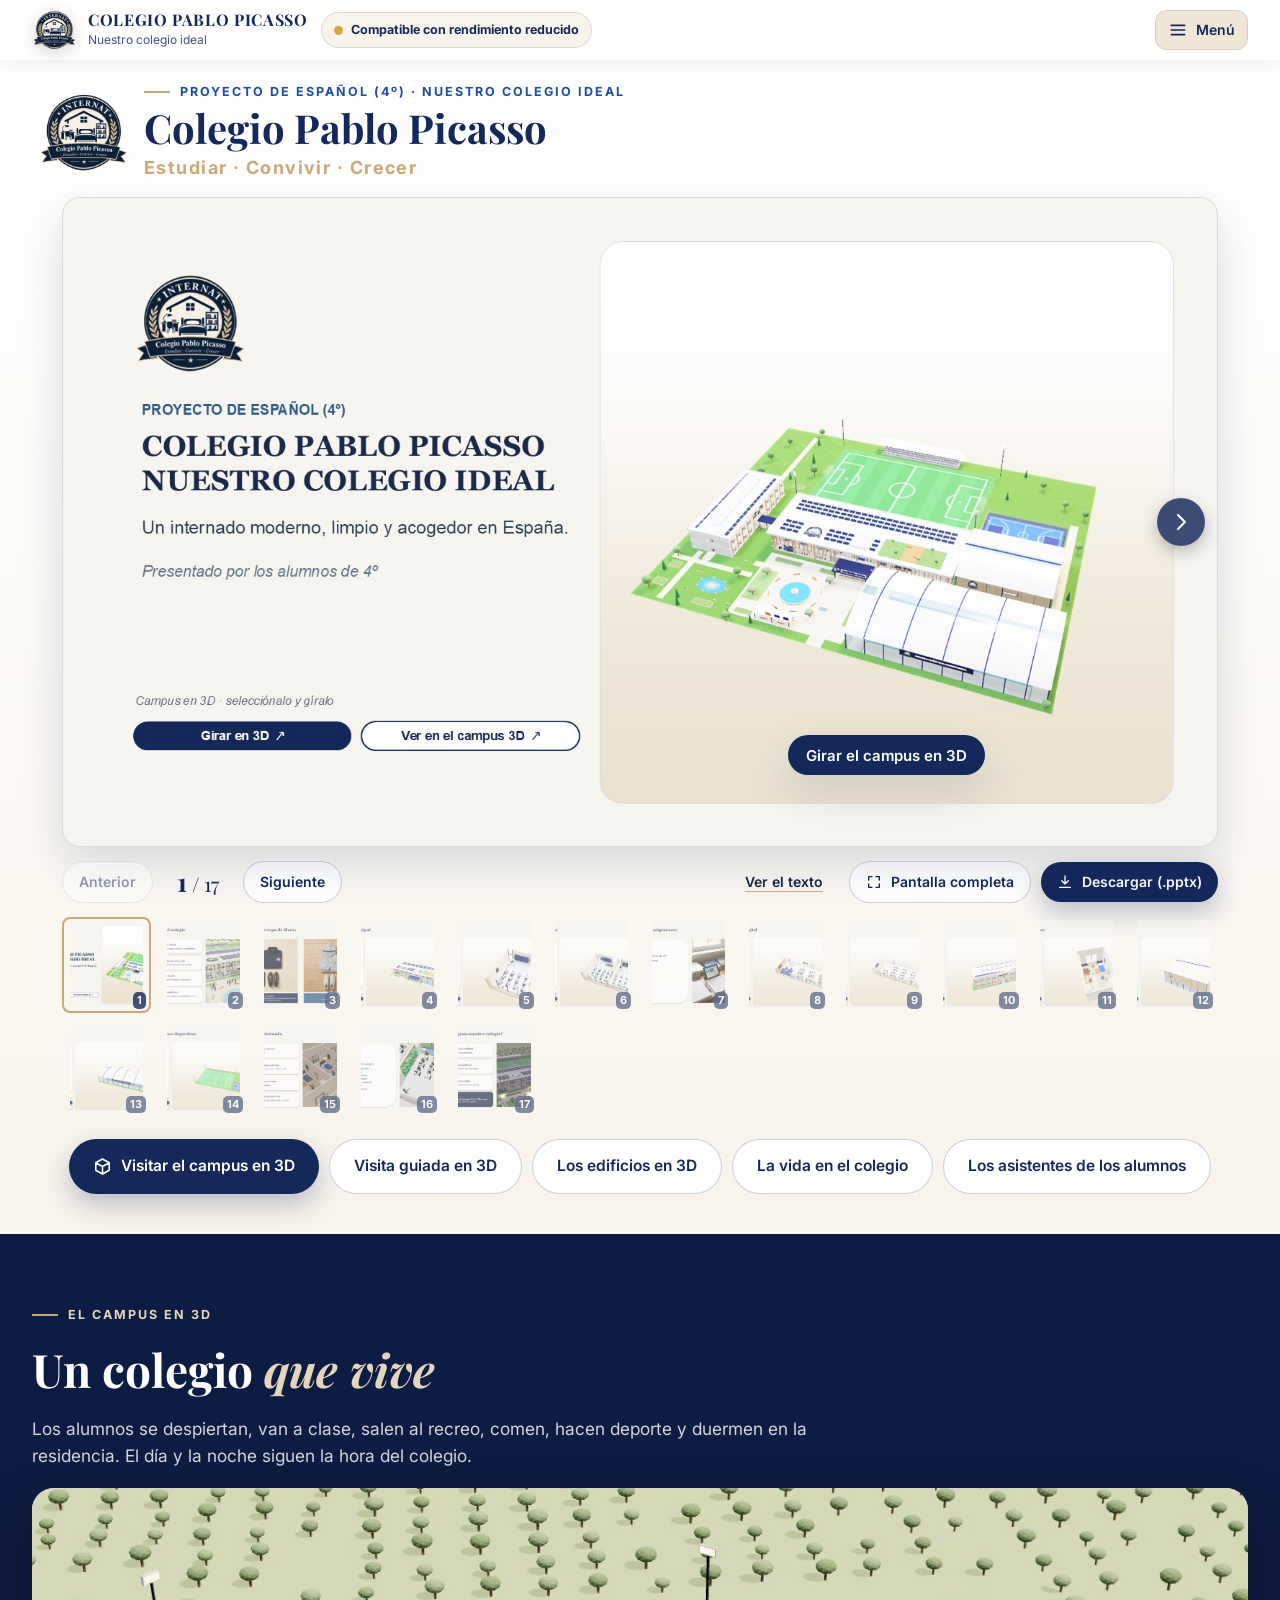
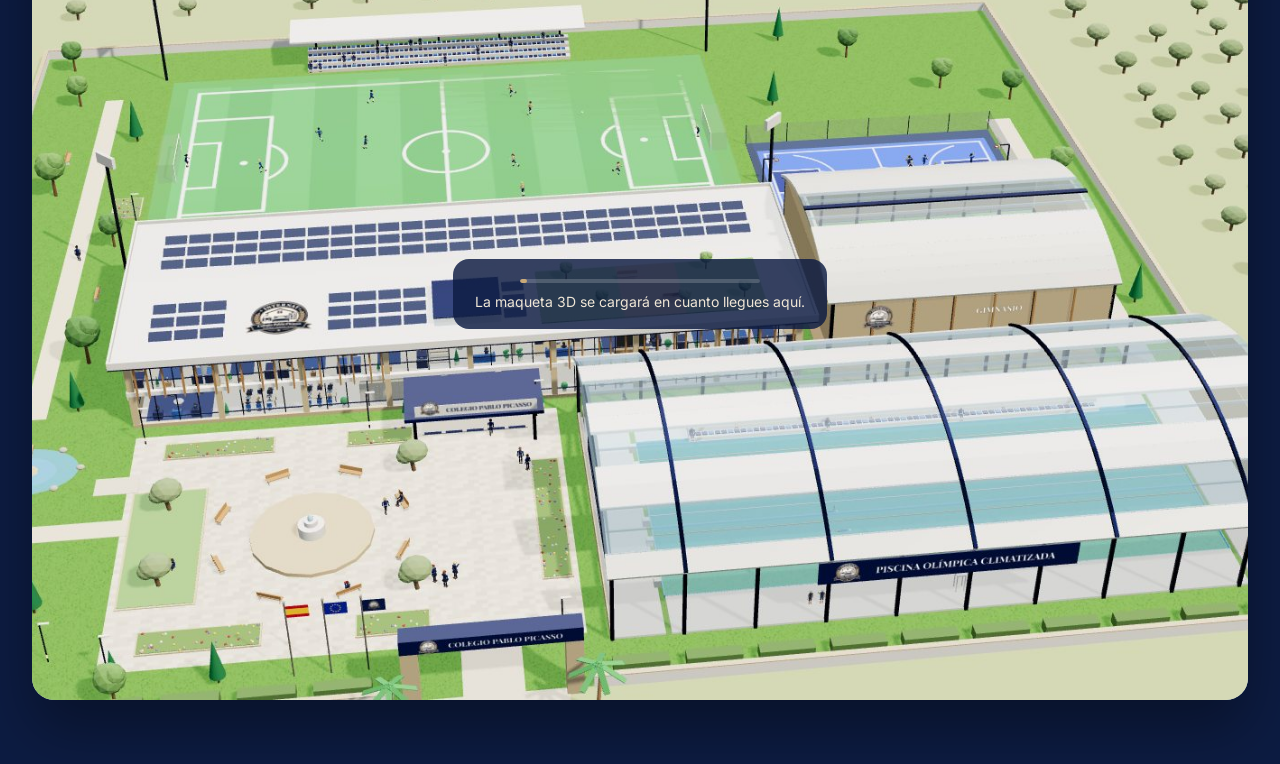
<file: index.html>
<!doctype html>
<html lang="es" translate="no" class="notranslate">
<head>
<meta charset="utf-8" />
<meta name="google" content="notranslate" />
<meta name="viewport" content="width=device-width, initial-scale=1, viewport-fit=cover" />
<title>Colegio Pablo Picasso · Nuestro colegio ideal</title>
<meta name="description" content="Colegio Pablo Picasso: nuestro colegio-internado ideal en España. Presentación, campus 3D vivo con la vida diaria de los alumnos y asistentes." />
<meta name="theme-color" content="#14285a" />
<link rel="icon" type="image/png" href="img/logo-64.png" />
<link rel="preconnect" href="https://fonts.googleapis.com" />
<link rel="preconnect" href="https://fonts.gstatic.com" crossorigin />
<link rel="preconnect" href="https://esm.sh" crossorigin />
<link rel="stylesheet" href="https://fonts.googleapis.com/css2?family=Inter:wght@400;500;600;700&family=Playfair+Display:ital,wght@0,600;0,700;1,600;1,700&display=swap" />
<link rel="stylesheet" href="css/estilos.css" />
<link rel="stylesheet" href="css/sitio.css" />
<link rel="preload" as="image" href="img/diapositivas/diapositiva-01.jpg" fetchpriority="high" />
<script type="importmap">
{
  "imports": {
    "react": "https://esm.sh/react@18.3.1",
    "react/": "https://esm.sh/react@18.3.1/",
    "react-dom": "https://esm.sh/react-dom@18.3.1?external=react",
    "react-dom/client": "https://esm.sh/react-dom@18.3.1/client?external=react",
    "three": "https://esm.sh/three@0.169.0",
    "three/": "https://esm.sh/three@0.169.0/",
    "@react-three/fiber": "https://esm.sh/@react-three/fiber@8.17.10?external=react,react-dom,three",
    "@react-three/drei": "https://esm.sh/@react-three/drei@9.114.0?external=react,react-dom,three,@react-three/fiber",
    "htm": "https://esm.sh/htm@3.1.1"
  }
}
</script>
<!-- Comprobación del aparato (WebGL, memoria, conexión...) antes de cargar la 3D -->
<script src="js/diagnostico.js"></script>
</head>
<body>
<a class="saltar" href="#presentacion">Ir a la presentación</a>
<header class="cab" id="cab">
  <a class="marca" href="#presentacion">
    <img class="logo-img" src="img/logo-64.png" alt="" width="44" height="44" />
    <div><b>COLEGIO PABLO PICASSO</b><small>Nuestro colegio ideal</small></div>
  </a>
  <nav class="cab-links" aria-label="Menú principal">
    <a href="#presentacion">Presentación</a>
    <a href="#campus">Campus 3D</a>
    <a href="#colegio">El colegio</a>
    <a href="#internado">La residencia</a>
    <a href="#vida">Vida diaria</a>
    <a href="#permanencia">Permanencia</a>
    <a href="#vidaescolar">Vida escolar</a>
    <a href="#asistentes">Asistentes IA</a>
  </nav>
  <button type="button" class="diag-pill" id="diag-pill" aria-haspopup="dialog" aria-controls="diag-panel"><i></i><span>Comprobando…</span></button>
  <button type="button" class="hamburguesa" id="menu-btn" aria-expanded="false" aria-controls="menu-movil">
    <svg viewBox="0 0 24 24" fill="none" stroke="currentColor" stroke-width="2" stroke-linecap="round"><path d="M4 6.5h16M4 12h16M4 17.5h16"/></svg><span>Menú</span>
  </button>
</header>
<div class="menu-movil" id="menu-movil" hidden>
  <a href="#presentacion">Presentación</a><a href="#campus">Campus 3D</a><a href="#colegio">El colegio</a>
  <a href="#aulas">Las aulas</a><a href="#deportes">Deportes</a><a href="#internado">La residencia</a>
  <a href="#vida">Vida diaria</a><a href="#horario">Horario</a><a href="#permanencia">Permanencia</a>
  <a href="#vidaescolar">Vida escolar</a><a href="#asignaturas">Asignaturas</a><a href="#uniforme">Uniforme</a>
  <a href="#asistentes">Asistentes IA</a><a href="#ideal">¿Por qué es ideal?</a>
</div>
<div class="diag-panel" id="diag-panel" role="dialog" aria-label="¿Tu aparato puede mostrar el sitio?" hidden></div>

<main id="principal">
  <!-- ============ 1. LA PRESENTACIÓN (elemento principal) ============ -->
  <section class="ppt-sec" id="presentacion">
    <div class="ppt-cab">
      <img class="ppt-logo" src="img/logo-256.png" width="96" height="96" alt="Logo oficial del Colegio Pablo Picasso" />
      <div class="ppt-titulos">
        <span class="etiqueta">Proyecto de español (4º) · Nuestro colegio ideal</span>
        <h1>Colegio Pablo Picasso</h1>
        <p class="lema">Estudiar · Convivir · Crecer</p>
      </div>
    </div>
    <div class="presentacion" id="ppt">
      <div class="diapo-marco" id="ppt-marco">
        <img class="diapo activa" src="img/diapositivas/diapositiva-01.jpg" alt="Diapositiva 1: Colegio Pablo Picasso, nuestro colegio ideal" width="1600" height="900" fetchpriority="high" draggable="false" />
        <button type="button" class="diapo-flecha izq" id="ppt-ant" aria-label="Diapositiva anterior" disabled>
          <svg viewBox="0 0 24 24" fill="none" stroke="currentColor" stroke-width="2.2" stroke-linecap="round" stroke-linejoin="round"><path d="M15 5l-7 7 7 7"/></svg>
        </button>
        <button type="button" class="diapo-flecha der" id="ppt-sig" aria-label="Diapositiva siguiente">
          <svg viewBox="0 0 24 24" fill="none" stroke="currentColor" stroke-width="2.2" stroke-linecap="round" stroke-linejoin="round"><path d="M9 5l7 7-7 7"/></svg>
        </button>
      </div>
      <div class="diapo-barra">
        <button type="button" class="btn btn-secundario btn-peq" id="ppt-ant2" disabled>Anterior</button>
        <span class="diapo-num" aria-live="polite"><b id="ppt-num">1</b> / 17</span>
        <button type="button" class="btn btn-secundario btn-peq" id="ppt-sig2">Siguiente</button>
        <span class="diapo-espacio"></span>
        <button type="button" class="btn btn-texto btn-peq" id="ppt-ver-texto" aria-expanded="false">Ver el texto</button>
        <button type="button" class="btn btn-secundario btn-peq" id="ppt-completa">
          <svg viewBox="0 0 24 24" fill="none" stroke="currentColor" stroke-width="2" stroke-linecap="round" stroke-linejoin="round"><path d="M4 9V4h5M20 9V4h-5M4 15v5h5M20 15v5h-5"/></svg><span>Pantalla completa</span>
        </button>
        <a class="btn btn-primario btn-peq" id="ppt-descarga" href="presentacion/nuestro_colegio_ideal.pptx" download="Colegio_Pablo_Picasso_Nuestro_colegio_ideal.pptx">
          <svg viewBox="0 0 24 24" fill="none" stroke="currentColor" stroke-width="2" stroke-linecap="round" stroke-linejoin="round"><path d="M12 3v12M7 10l5 5 5-5M4 20h16"/></svg>Descargar (.pptx)
        </a>
      </div>
      <div class="diapo-texto" id="ppt-texto" hidden></div>
      <div class="diapo-miniaturas" id="ppt-minis" role="tablist" aria-label="Las 17 diapositivas"></div>
    </div>
    <noscript>
      <div class="ppt-sin-js">
        <p>Sin JavaScript, aquí tienes las 17 diapositivas una debajo de otra:</p>
        <img src="img/diapositivas/diapositiva-01.jpg" alt="Diapositiva 1" /><img src="img/diapositivas/diapositiva-02.jpg" alt="Diapositiva 2" />
        <img src="img/diapositivas/diapositiva-03.jpg" alt="Diapositiva 3" /><img src="img/diapositivas/diapositiva-04.jpg" alt="Diapositiva 4" />
        <img src="img/diapositivas/diapositiva-05.jpg" alt="Diapositiva 5" /><img src="img/diapositivas/diapositiva-06.jpg" alt="Diapositiva 6" />
        <img src="img/diapositivas/diapositiva-07.jpg" alt="Diapositiva 7" /><img src="img/diapositivas/diapositiva-08.jpg" alt="Diapositiva 8" />
        <img src="img/diapositivas/diapositiva-09.jpg" alt="Diapositiva 9" /><img src="img/diapositivas/diapositiva-10.jpg" alt="Diapositiva 10" />
        <img src="img/diapositivas/diapositiva-11.jpg" alt="Diapositiva 11" /><img src="img/diapositivas/diapositiva-12.jpg" alt="Diapositiva 12" />
        <img src="img/diapositivas/diapositiva-13.jpg" alt="Diapositiva 13" /><img src="img/diapositivas/diapositiva-14.jpg" alt="Diapositiva 14" />
        <img src="img/diapositivas/diapositiva-15.jpg" alt="Diapositiva 15" /><img src="img/diapositivas/diapositiva-16.jpg" alt="Diapositiva 16" />
        <img src="img/diapositivas/diapositiva-17.jpg" alt="Diapositiva 17" />
      </div>
    </noscript>
    <div class="ppt-sigue">
      <a class="btn btn-primario" href="#campus">
        <svg viewBox="0 0 24 24" fill="none" stroke="currentColor" stroke-width="2" stroke-linecap="round" stroke-linejoin="round"><path d="M12 2.5l8.5 4.8v9.4L12 21.5l-8.5-4.8V7.3zM12 12l8.5-4.7M12 12v9.5M12 12L3.5 7.3"/></svg>Visitar el campus en 3D
      </a>
      <a class="btn btn-secundario" href="?visita=guiada#campus" onclick="if (window.__visitaGuiada) { event.preventDefault(); window.__visitaGuiada(); }">Visita guiada en 3D</a>
      <a class="btn btn-secundario" href="visor3d.html">Los edificios en 3D</a>
      <a class="btn btn-secundario" href="#vida">La vida en el colegio</a>
      <a class="btn btn-secundario" href="#asistentes">Los asistentes de los alumnos</a>
    </div>
  </section>

  <!-- ============ 2. EL CAMPUS 3D (la maqueta viva) ============ -->
  <section class="campus-sec" id="campus">
    <div class="campus-cab">
      <div>
        <span class="etiqueta">El campus en 3D</span>
        <h2>Un colegio <span class="grad">que vive</span></h2>
        <p class="lead">Los alumnos se despiertan, van a clase, salen al recreo, comen, hacen deporte y duermen en la residencia. El día y la noche siguen la hora del colegio.</p>
      </div>
    </div>
    <div class="campus3d" id="campus3d">
      <div class="campus-espera" id="campus-espera">
        <img src="img/campus-3d.jpg" alt="Vista general del campus del Colegio Pablo Picasso" loading="lazy" />
        <div class="campus-espera-caja">
          <div class="carg-barra"><span id="carg-progreso"></span></div>
          <p id="carg-msg">La maqueta 3D se cargará en cuanto llegues aquí.</p>
          <p class="carg-error" id="carg-error" hidden></p>
        </div>
      </div>
    </div>
  </section>

  <!-- ============ 3. El resto del sitio (React) ============ -->
  <div id="raiz"></div>
  <noscript><p class="aviso-js">Activa JavaScript para ver la maqueta 3D y el resto del sitio. La presentación de arriba se puede ver igualmente.</p></noscript>
</main>

<script src="js/presentacion-basica.js"></script>
<script>
  // Menú del teléfono (sin bibliotecas)
  (function () {
    var b = document.getElementById('menu-btn'), m = document.getElementById('menu-movil');
    b.addEventListener('click', function () { m.hidden = !m.hidden; b.setAttribute('aria-expanded', String(!m.hidden)); });
    m.addEventListener('click', function (e) { if (e.target.tagName === 'A') { m.hidden = true; b.setAttribute('aria-expanded', 'false'); } });
  })();
</script>
<script type="module">
  // El resto del sitio se carga DESPUÉS de la presentación: si algo falla, la presentación sigue funcionando
  // Hasta 3 intentos (un corte de red breve no basta para perder la 3D), después un botón «Reintentar»
  let intento = 0;
  const cargar = () => import('./js/main.js').catch((e) => {
    if (++intento < 3) { console.warn('Bibliotecas: intento ' + intento + ' fallido, se vuelve a intentar.', e); setTimeout(cargar, intento * 2000); return; }
    console.error(e);
    if (window.__errorSitio) window.__errorSitio('No se han podido cargar las bibliotecas del sitio (se necesita Internet). La presentación sigue disponible arriba.', () => { location.hash = 'campus'; location.reload(); });
  });
  if (location.protocol === 'file:') {
    if (window.__errorSitio) window.__errorSitio('Para ver la maqueta 3D, abre el sitio con el archivo «LANCER-LE-SITE.bat» (o publícalo en Internet). La presentación de arriba sí funciona.');
  } else if (document.readyState === 'complete') cargar();
  else window.addEventListener('load', cargar, { once: true });
</script>
</body>
</html>
</file>
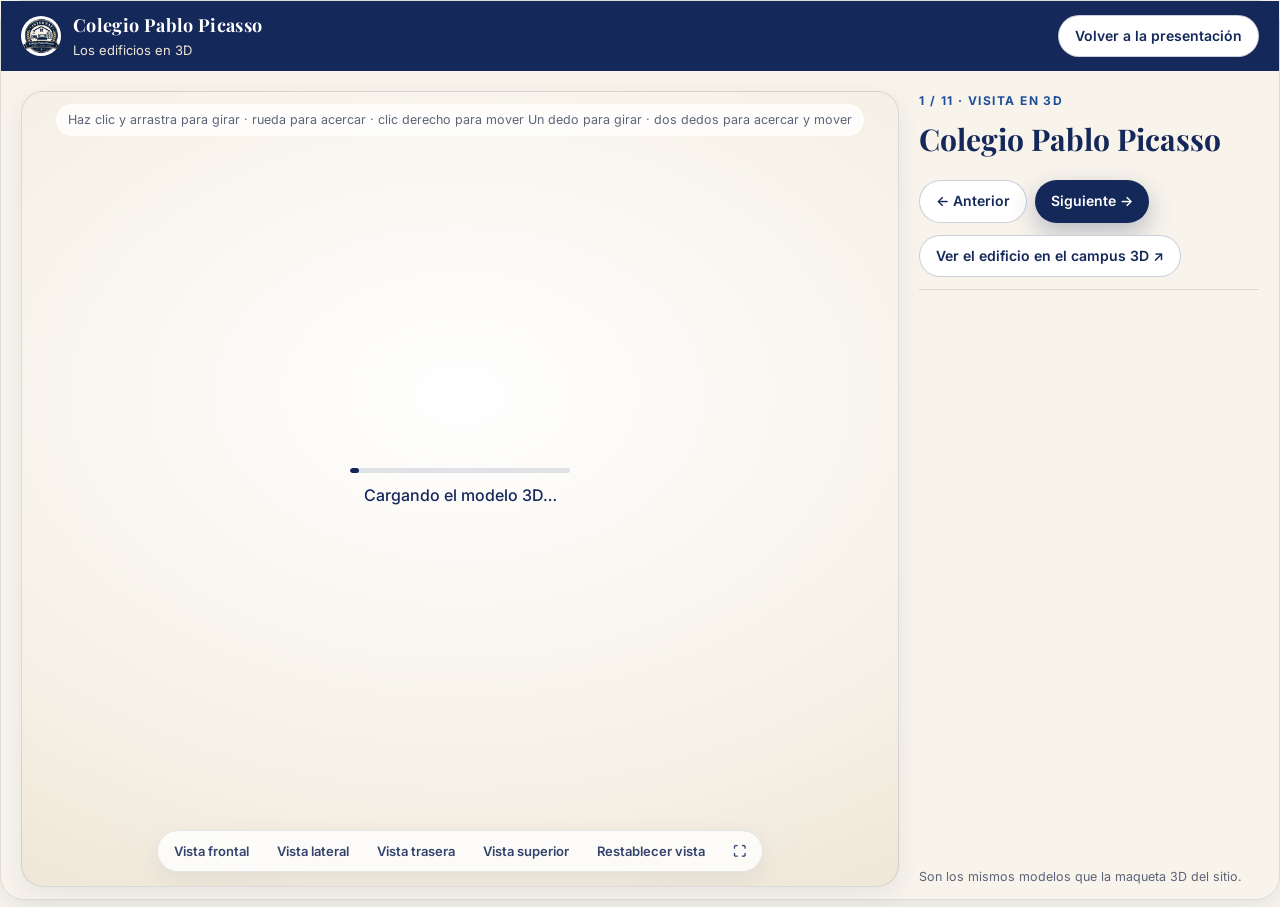
<file: visor3d.html>
<!doctype html>
<html lang="es" translate="no" class="notranslate">
<head>
<meta charset="utf-8" />
<meta name="google" content="notranslate" />
<meta name="viewport" content="width=device-width, initial-scale=1, viewport-fit=cover" />
<title>Edificios en 3D · Colegio Pablo Picasso</title>
<meta name="description" content="Los edificios del Colegio Pablo Picasso en 3D: gíralos, acércate y míralos por todos los lados." />
<meta name="theme-color" content="#14285a" />
<link rel="icon" type="image/png" href="img/logo-64.png" />
<link rel="preconnect" href="https://fonts.googleapis.com" />
<link rel="preconnect" href="https://fonts.gstatic.com" crossorigin />
<link rel="preconnect" href="https://esm.sh" crossorigin />
<link rel="stylesheet" href="https://fonts.googleapis.com/css2?family=Inter:wght@400;500;600;700&family=Playfair+Display:wght@600;700&display=swap" />
<link rel="stylesheet" href="css/estilos.css" />
<link rel="stylesheet" href="css/visor3d.css" />
<script type="importmap">
{
  "imports": {
    "three": "https://esm.sh/three@0.169.0",
    "three/": "https://esm.sh/three@0.169.0/"
  }
}
</script>
</head>
<body class="visor">
  <header class="v-cab">
    <a class="v-marca" href="./#presentacion" aria-label="Volver al sitio del Colegio Pablo Picasso">
      <img src="img/logo-64.png" alt="" width="40" height="40" />
      <span><b>Colegio Pablo Picasso</b><small>Los edificios en 3D</small></span>
    </a>
    <a class="btn btn-secundario btn-peq v-volver" href="./#presentacion">Volver a la presentación</a>
  </header>

  <main class="v-main">
    <section class="v-escena" id="v-escena" aria-label="Modelo 3D del edificio">
      <canvas id="v-lienzo" tabindex="0" aria-describedby="v-ayuda"></canvas>
      <div class="v-carga" id="v-carga">
        <div class="v-barra"><span id="v-progreso"></span></div>
        <p id="v-carga-txt">Cargando el modelo 3D…</p>
      </div>
      <img class="v-imagen" id="v-imagen" alt="" hidden />
      <div class="v-modo" id="v-modo" role="group" aria-label="Exterior o interior del edificio" hidden>
        <button type="button" data-modo="ext" aria-pressed="true">Exterior</button>
        <button type="button" data-modo="int" aria-pressed="false">Interior</button>
      </div>
      <div class="v-enlaces">
        <a class="v-campus" id="v-campus-mini" href="./#campus" target="_top">Ver en el campus 3D ↗</a>
        <a class="v-abrir" id="v-abrir" href="visor3d.html" target="_blank" rel="noopener" aria-label="Abrir el visor 3D en grande (nueva pestaña)">Abrir en grande ↗</a>
      </div>
      <div class="v-vistas" role="group" aria-label="Vistas del edificio">
        <button type="button" data-vista="frente"><span class="largo">Vista frontal</span><span class="corto">Frente</span></button>
        <button type="button" data-vista="lado"><span class="largo">Vista lateral</span><span class="corto">Lado</span></button>
        <button type="button" data-vista="detras"><span class="largo">Vista trasera</span><span class="corto">Detrás</span></button>
        <button type="button" data-vista="arriba"><span class="largo">Vista superior</span><span class="corto">Arriba</span></button>
        <button type="button" data-vista="inicio" aria-label="Restablecer la vista de inicio"><span class="largo">Restablecer vista</span><span class="corto">Inicio</span></button>
        <button type="button" id="v-completa" aria-label="Pantalla completa">⛶</button>
      </div>
      <p class="v-ayuda" id="v-ayuda">
        <span class="v-raton">Haz clic y arrastra para girar · rueda para acercar · clic derecho para mover</span>
        <span class="v-tactil">Un dedo para girar · dos dedos para acercar y mover</span>
      </p>
      <p class="v-pista" id="v-pista" aria-hidden="true">Haz clic y arrastra para girar el edificio</p>
    </section>

    <aside class="v-info">
      <p class="v-etiqueta"><span id="v-num">1</span> / <span id="v-total">11</span> · Visita en 3D</p>
      <h1 id="v-titulo">Colegio Pablo Picasso</h1>
      <p id="v-desc" class="v-desc"></p>
      <div class="v-nav">
        <button type="button" class="btn btn-secundario btn-peq" id="v-ant">← Anterior</button>
        <button type="button" class="btn btn-primario btn-peq" id="v-sig">Siguiente →</button>
      </div>
      <a class="btn btn-secundario btn-peq v-campus-btn" id="v-campus" href="./#campus">Ver el edificio en el campus 3D ↗</a>
      <nav class="v-lista" id="v-lista" aria-label="Todos los edificios"></nav>
      <p class="v-nota">Son los mismos modelos que la maqueta 3D del sitio.</p>
    </aside>
  </main>

  <script type="module" src="js/visor3d.js"></script>
</body>
</html>
</file>
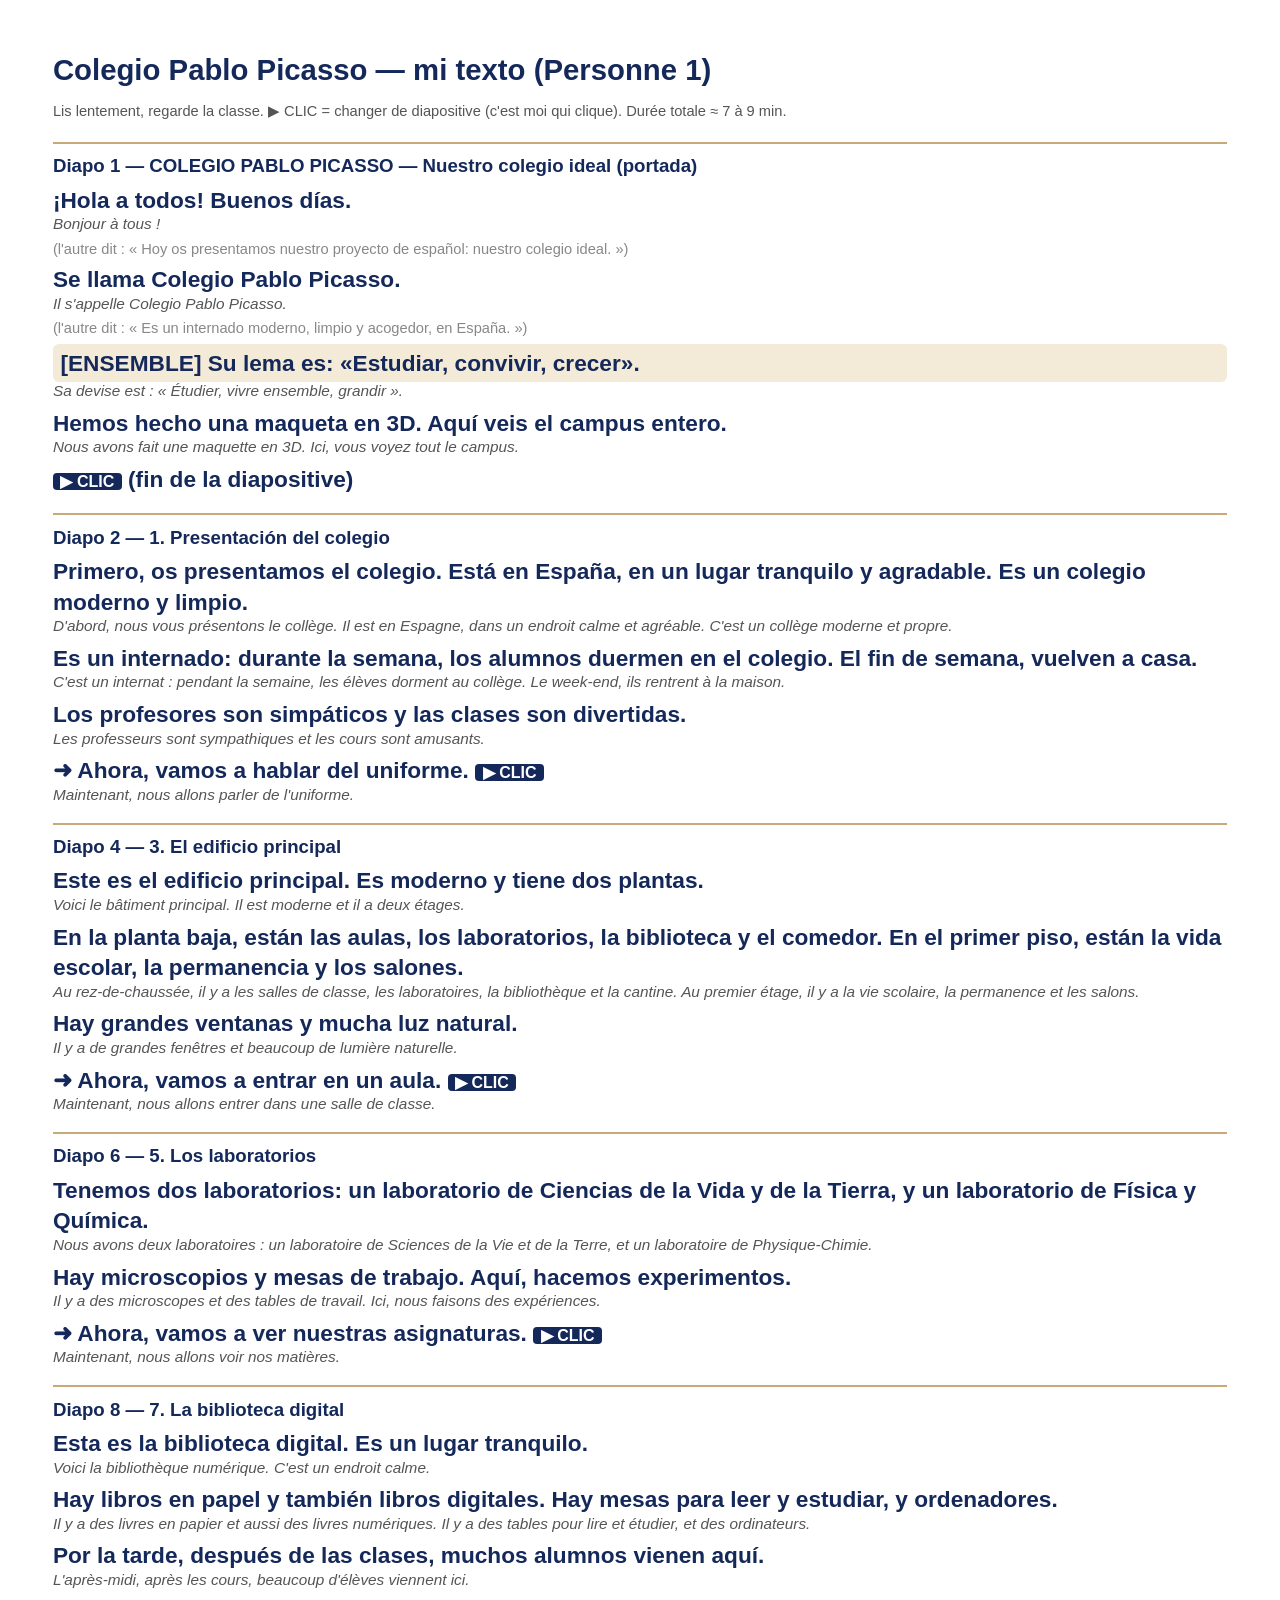
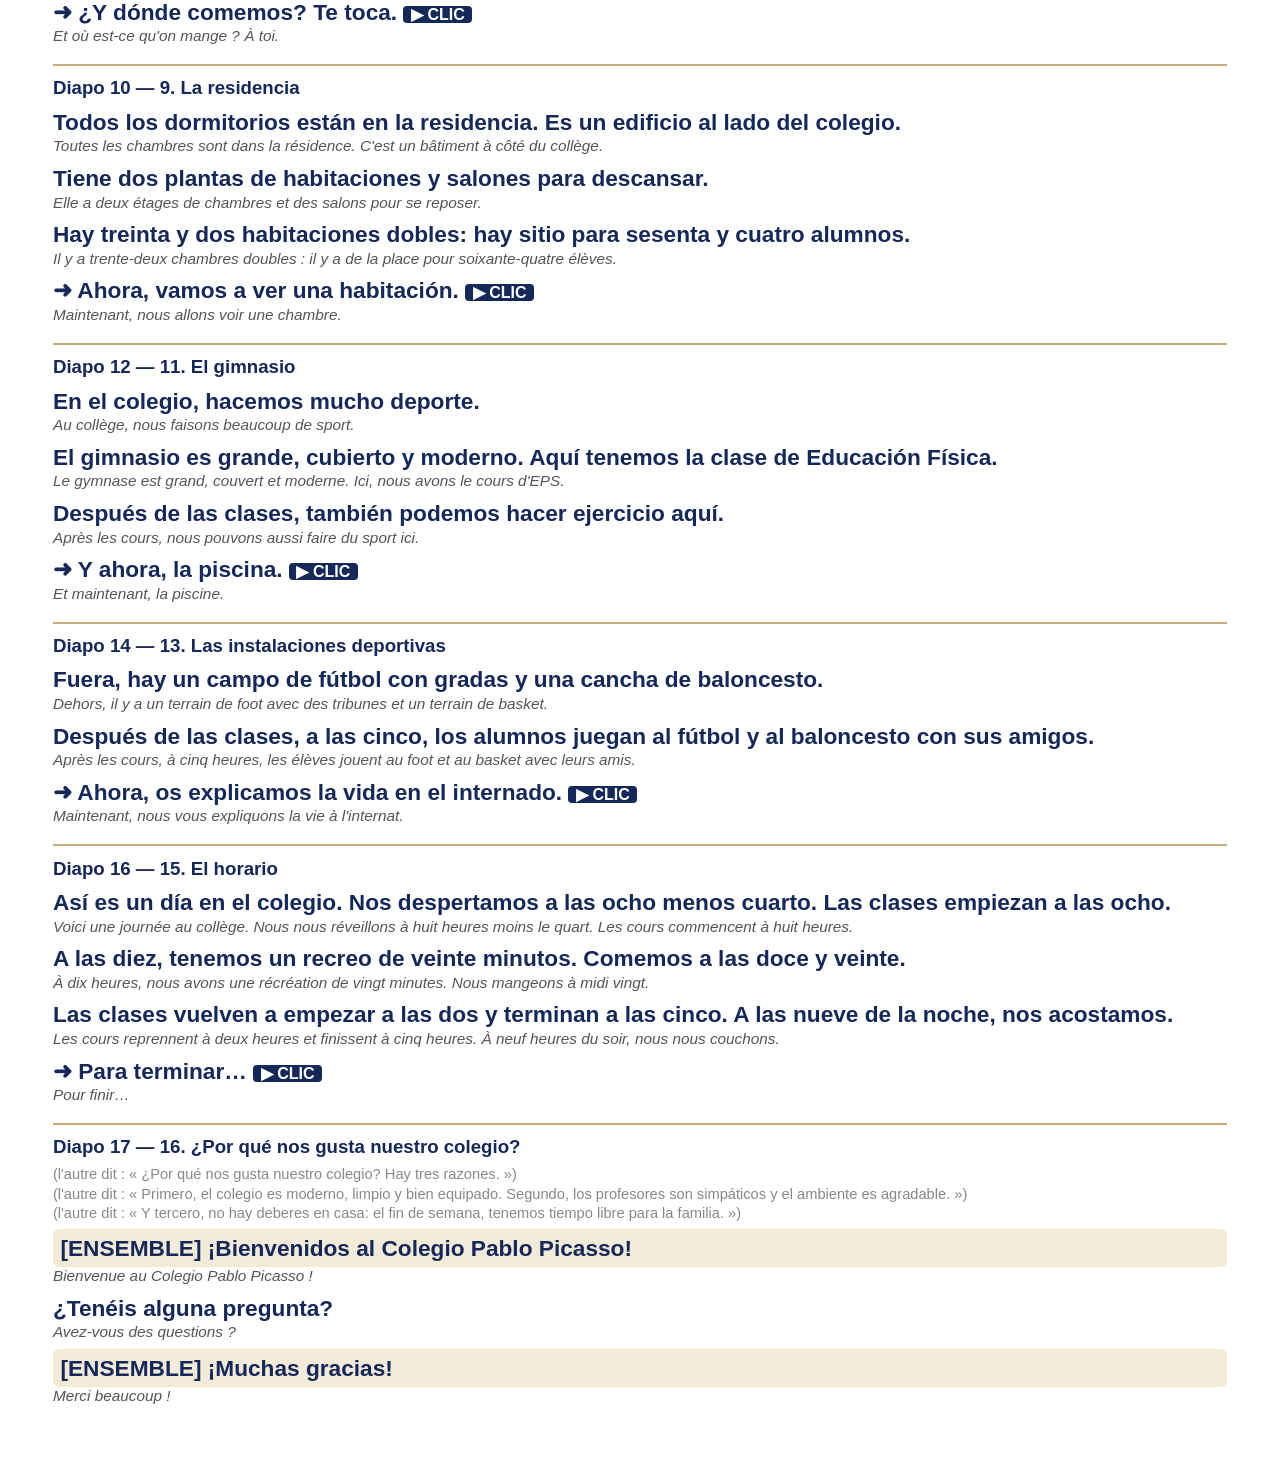
<file: presentacion/oral/PERSONA_1.html>
<!doctype html><meta charset="utf-8"><title>Personne 1</title><style>body{font-family:Arial,Helvetica,sans-serif;margin:14mm 14mm;color:#14285a}h1{font-size:22pt;margin:0 0 4mm}
.nota{font-size:11pt;color:#555;margin-bottom:6mm}.d{border-top:2px solid #c9a978;padding-top:3mm;margin-top:5mm;page-break-inside:avoid}
.d h2{font-size:14pt;margin:0 0 2mm}.es{font-size:17pt;font-weight:bold;line-height:1.35;margin:2mm 0 0}.fr{font-size:11.5pt;color:#555;font-style:italic;margin:0 0 2mm}
.otro{font-size:11pt;color:#888;margin:1mm 0}.junt{background:#f3ead8;border-radius:6px;padding:1mm 2mm}.clic{background:#14285a;color:#fff;border-radius:4px;padding:0 2mm;font-size:12pt}</style>
<h1>Colegio Pablo Picasso — mi texto (Personne 1)</h1><div class="nota">Lis lentement, regarde la classe. ▶ CLIC = changer de diapositive (c'est moi qui clique). Durée totale ≈ 7 à 9 min.</div>
<div class="d"><h2>Diapo 1 — COLEGIO PABLO PICASSO — Nuestro colegio ideal (portada)</h2>
<p class="es">¡Hola a todos! Buenos días.</p><p class="fr">Bonjour à tous !</p>
<p class="otro">(l'autre dit : « Hoy os presentamos nuestro proyecto de español: nuestro colegio ideal. »)</p>
<p class="es">Se llama Colegio Pablo Picasso.</p><p class="fr">Il s&#x27;appelle Colegio Pablo Picasso.</p>
<p class="otro">(l'autre dit : « Es un internado moderno, limpio y acogedor, en España. »)</p>
<p class="es junt">[ENSEMBLE] Su lema es: «Estudiar, convivir, crecer».</p><p class="fr">Sa devise est : « Étudier, vivre ensemble, grandir ».</p>
<p class="es">Hemos hecho una maqueta en 3D. Aquí veis el campus entero.</p><p class="fr">Nous avons fait une maquette en 3D. Ici, vous voyez tout le campus.</p>
<p class="es"><span class="clic">▶ CLIC</span> (fin de la diapositive)</p>
</div>
<div class="d"><h2>Diapo 2 — 1. Presentación del colegio</h2>
<p class="es">Primero, os presentamos el colegio. Está en España, en un lugar tranquilo y agradable. Es un colegio moderno y limpio.</p><p class="fr">D&#x27;abord, nous vous présentons le collège. Il est en Espagne, dans un endroit calme et agréable. C&#x27;est un collège moderne et propre.</p>
<p class="es">Es un internado: durante la semana, los alumnos duermen en el colegio. El fin de semana, vuelven a casa.</p><p class="fr">C&#x27;est un internat : pendant la semaine, les élèves dorment au collège. Le week-end, ils rentrent à la maison.</p>
<p class="es">Los profesores son simpáticos y las clases son divertidas.</p><p class="fr">Les professeurs sont sympathiques et les cours sont amusants.</p>
<p class="es">➜ Ahora, vamos a hablar del uniforme. <span class="clic">▶ CLIC</span></p><p class="fr">Maintenant, nous allons parler de l&#x27;uniforme.</p>
</div>
<div class="d"><h2>Diapo 4 — 3. El edificio principal</h2>
<p class="es">Este es el edificio principal. Es moderno y tiene dos plantas.</p><p class="fr">Voici le bâtiment principal. Il est moderne et il a deux étages.</p>
<p class="es">En la planta baja, están las aulas, los laboratorios, la biblioteca y el comedor. En el primer piso, están la vida escolar, la permanencia y los salones.</p><p class="fr">Au rez-de-chaussée, il y a les salles de classe, les laboratoires, la bibliothèque et la cantine. Au premier étage, il y a la vie scolaire, la permanence et les salons.</p>
<p class="es">Hay grandes ventanas y mucha luz natural.</p><p class="fr">Il y a de grandes fenêtres et beaucoup de lumière naturelle.</p>
<p class="es">➜ Ahora, vamos a entrar en un aula. <span class="clic">▶ CLIC</span></p><p class="fr">Maintenant, nous allons entrer dans une salle de classe.</p>
</div>
<div class="d"><h2>Diapo 6 — 5. Los laboratorios</h2>
<p class="es">Tenemos dos laboratorios: un laboratorio de Ciencias de la Vida y de la Tierra, y un laboratorio de Física y Química.</p><p class="fr">Nous avons deux laboratoires : un laboratoire de Sciences de la Vie et de la Terre, et un laboratoire de Physique-Chimie.</p>
<p class="es">Hay microscopios y mesas de trabajo. Aquí, hacemos experimentos.</p><p class="fr">Il y a des microscopes et des tables de travail. Ici, nous faisons des expériences.</p>
<p class="es">➜ Ahora, vamos a ver nuestras asignaturas. <span class="clic">▶ CLIC</span></p><p class="fr">Maintenant, nous allons voir nos matières.</p>
</div>
<div class="d"><h2>Diapo 8 — 7. La biblioteca digital</h2>
<p class="es">Esta es la biblioteca digital. Es un lugar tranquilo.</p><p class="fr">Voici la bibliothèque numérique. C&#x27;est un endroit calme.</p>
<p class="es">Hay libros en papel y también libros digitales. Hay mesas para leer y estudiar, y ordenadores.</p><p class="fr">Il y a des livres en papier et aussi des livres numériques. Il y a des tables pour lire et étudier, et des ordinateurs.</p>
<p class="es">Por la tarde, después de las clases, muchos alumnos vienen aquí.</p><p class="fr">L&#x27;après-midi, après les cours, beaucoup d&#x27;élèves viennent ici.</p>
<p class="es">➜ ¿Y dónde comemos? Te toca. <span class="clic">▶ CLIC</span></p><p class="fr">Et où est-ce qu&#x27;on mange ? À toi.</p>
</div>
<div class="d"><h2>Diapo 10 — 9. La residencia</h2>
<p class="es">Todos los dormitorios están en la residencia. Es un edificio al lado del colegio.</p><p class="fr">Toutes les chambres sont dans la résidence. C&#x27;est un bâtiment à côté du collège.</p>
<p class="es">Tiene dos plantas de habitaciones y salones para descansar.</p><p class="fr">Elle a deux étages de chambres et des salons pour se reposer.</p>
<p class="es">Hay treinta y dos habitaciones dobles: hay sitio para sesenta y cuatro alumnos.</p><p class="fr">Il y a trente-deux chambres doubles : il y a de la place pour soixante-quatre élèves.</p>
<p class="es">➜ Ahora, vamos a ver una habitación. <span class="clic">▶ CLIC</span></p><p class="fr">Maintenant, nous allons voir une chambre.</p>
</div>
<div class="d"><h2>Diapo 12 — 11. El gimnasio</h2>
<p class="es">En el colegio, hacemos mucho deporte.</p><p class="fr">Au collège, nous faisons beaucoup de sport.</p>
<p class="es">El gimnasio es grande, cubierto y moderno. Aquí tenemos la clase de Educación Física.</p><p class="fr">Le gymnase est grand, couvert et moderne. Ici, nous avons le cours d&#x27;EPS.</p>
<p class="es">Después de las clases, también podemos hacer ejercicio aquí.</p><p class="fr">Après les cours, nous pouvons aussi faire du sport ici.</p>
<p class="es">➜ Y ahora, la piscina. <span class="clic">▶ CLIC</span></p><p class="fr">Et maintenant, la piscine.</p>
</div>
<div class="d"><h2>Diapo 14 — 13. Las instalaciones deportivas</h2>
<p class="es">Fuera, hay un campo de fútbol con gradas y una cancha de baloncesto.</p><p class="fr">Dehors, il y a un terrain de foot avec des tribunes et un terrain de basket.</p>
<p class="es">Después de las clases, a las cinco, los alumnos juegan al fútbol y al baloncesto con sus amigos.</p><p class="fr">Après les cours, à cinq heures, les élèves jouent au foot et au basket avec leurs amis.</p>
<p class="es">➜ Ahora, os explicamos la vida en el internado. <span class="clic">▶ CLIC</span></p><p class="fr">Maintenant, nous vous expliquons la vie à l&#x27;internat.</p>
</div>
<div class="d"><h2>Diapo 16 — 15. El horario</h2>
<p class="es">Así es un día en el colegio. Nos despertamos a las ocho menos cuarto. Las clases empiezan a las ocho.</p><p class="fr">Voici une journée au collège. Nous nous réveillons à huit heures moins le quart. Les cours commencent à huit heures.</p>
<p class="es">A las diez, tenemos un recreo de veinte minutos. Comemos a las doce y veinte.</p><p class="fr">À dix heures, nous avons une récréation de vingt minutes. Nous mangeons à midi vingt.</p>
<p class="es">Las clases vuelven a empezar a las dos y terminan a las cinco. A las nueve de la noche, nos acostamos.</p><p class="fr">Les cours reprennent à deux heures et finissent à cinq heures. À neuf heures du soir, nous nous couchons.</p>
<p class="es">➜ Para terminar… <span class="clic">▶ CLIC</span></p><p class="fr">Pour finir…</p>
</div>
<div class="d"><h2>Diapo 17 — 16. ¿Por qué nos gusta nuestro colegio?</h2>
<p class="otro">(l'autre dit : « ¿Por qué nos gusta nuestro colegio? Hay tres razones. »)</p>
<p class="otro">(l'autre dit : « Primero, el colegio es moderno, limpio y bien equipado. Segundo, los profesores son simpáticos y el ambiente es agradable. »)</p>
<p class="otro">(l'autre dit : « Y tercero, no hay deberes en casa: el fin de semana, tenemos tiempo libre para la familia. »)</p>
<p class="es junt">[ENSEMBLE] ¡Bienvenidos al Colegio Pablo Picasso!</p><p class="fr">Bienvenue au Colegio Pablo Picasso !</p>
<p class="es">¿Tenéis alguna pregunta?</p><p class="fr">Avez-vous des questions ?</p>
<p class="es junt">[ENSEMBLE] ¡Muchas gracias!</p><p class="fr">Merci beaucoup !</p>
</div>
</file>
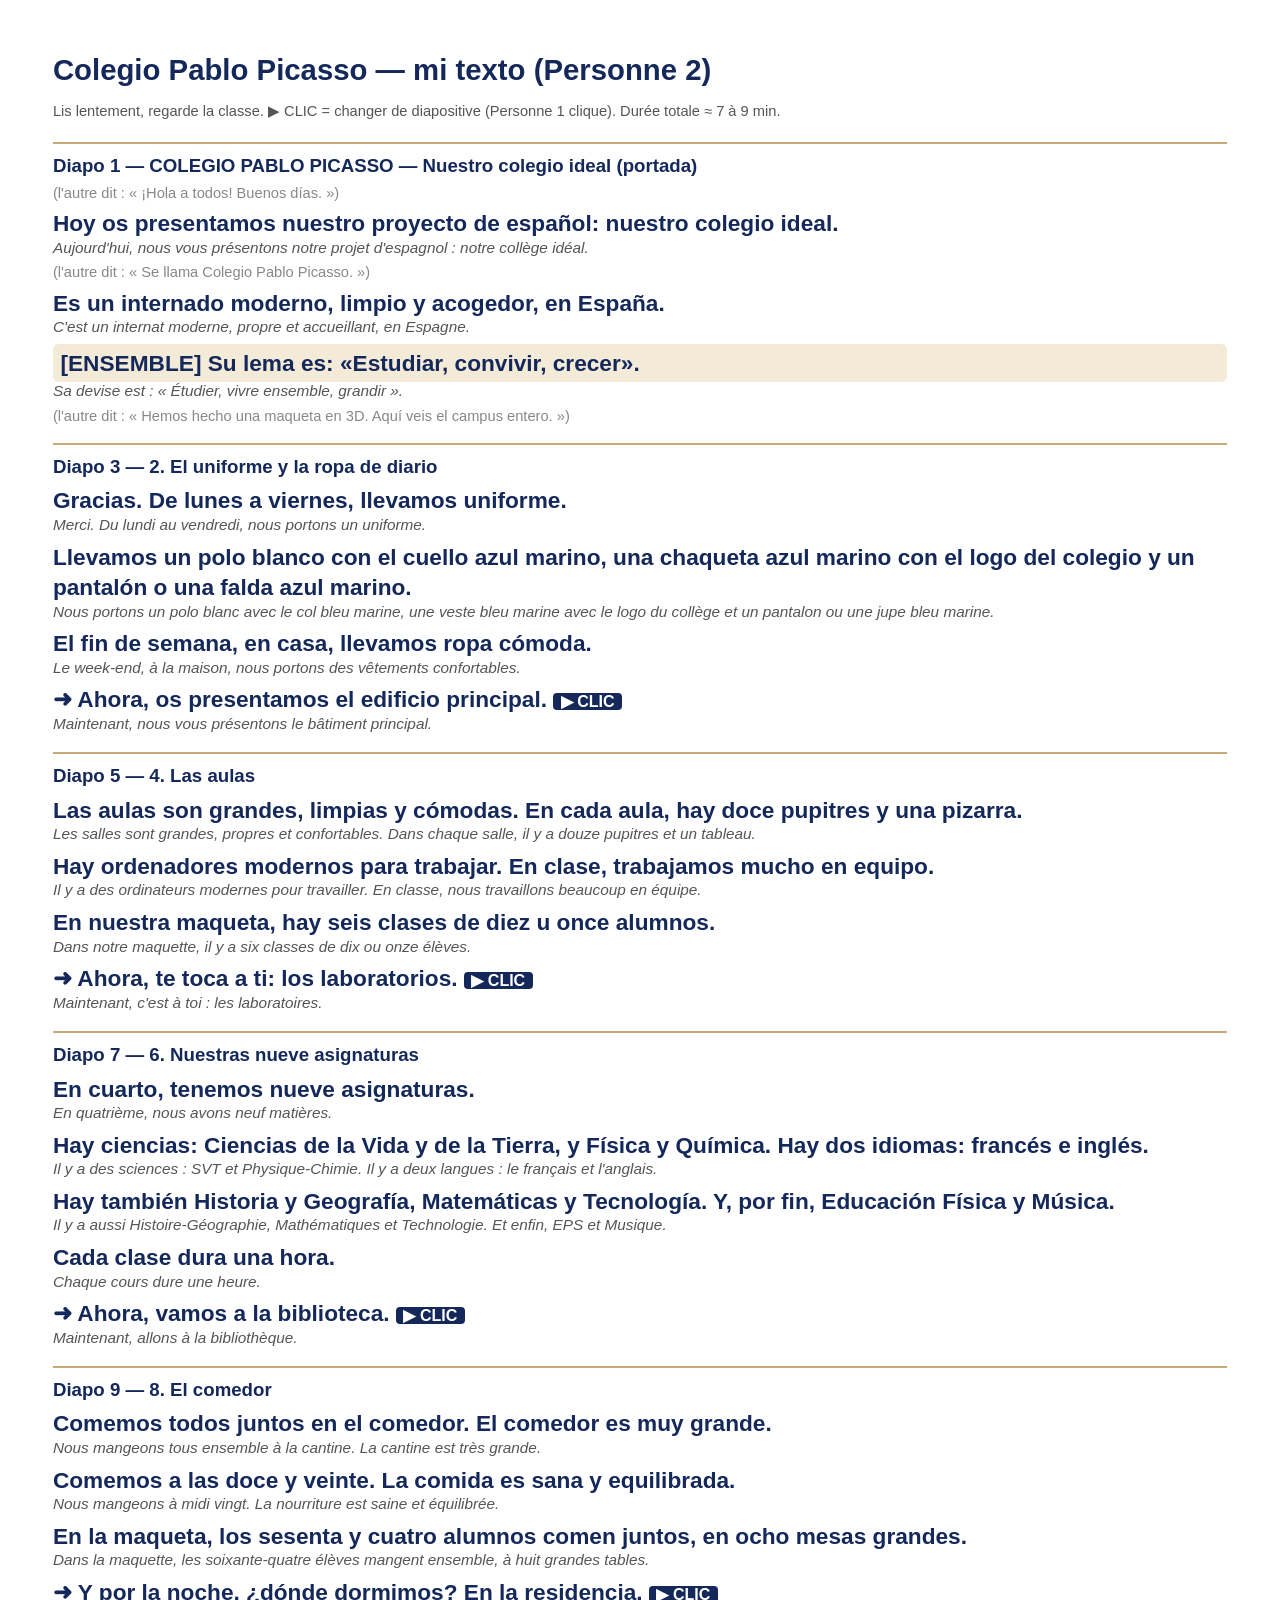
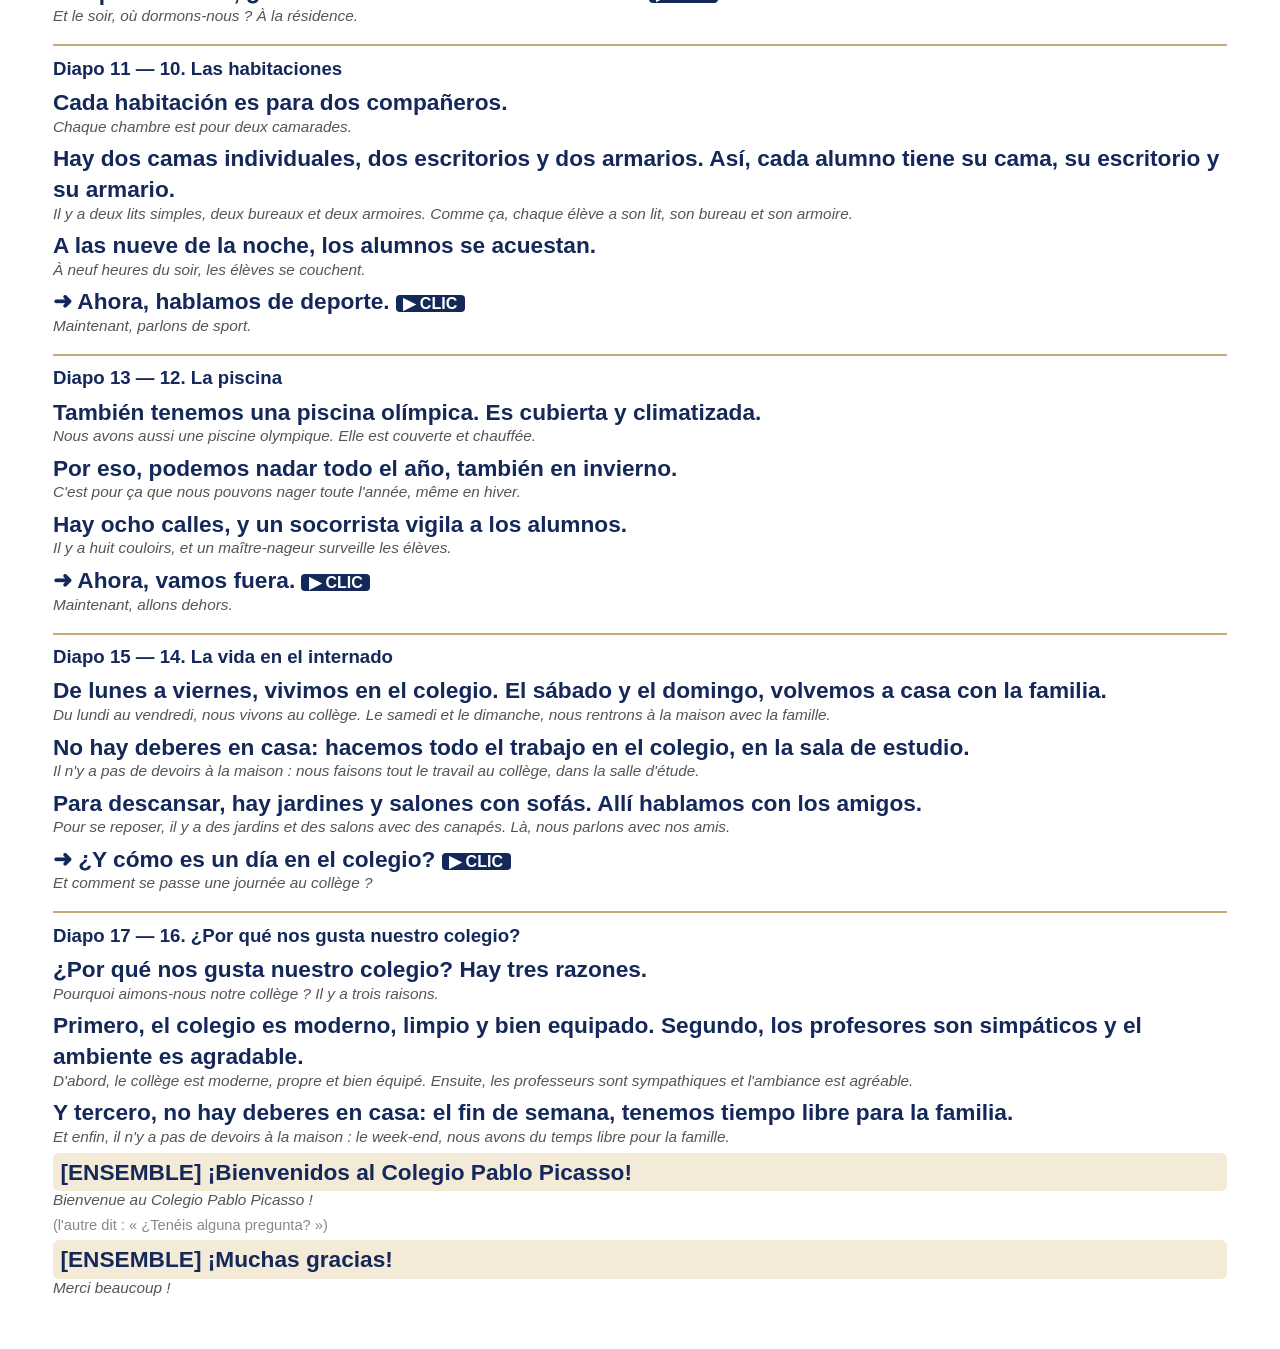
<file: presentacion/oral/PERSONA_2.html>
<!doctype html><meta charset="utf-8"><title>Personne 2</title><style>body{font-family:Arial,Helvetica,sans-serif;margin:14mm 14mm;color:#14285a}h1{font-size:22pt;margin:0 0 4mm}
.nota{font-size:11pt;color:#555;margin-bottom:6mm}.d{border-top:2px solid #c9a978;padding-top:3mm;margin-top:5mm;page-break-inside:avoid}
.d h2{font-size:14pt;margin:0 0 2mm}.es{font-size:17pt;font-weight:bold;line-height:1.35;margin:2mm 0 0}.fr{font-size:11.5pt;color:#555;font-style:italic;margin:0 0 2mm}
.otro{font-size:11pt;color:#888;margin:1mm 0}.junt{background:#f3ead8;border-radius:6px;padding:1mm 2mm}.clic{background:#14285a;color:#fff;border-radius:4px;padding:0 2mm;font-size:12pt}</style>
<h1>Colegio Pablo Picasso — mi texto (Personne 2)</h1><div class="nota">Lis lentement, regarde la classe. ▶ CLIC = changer de diapositive (Personne 1 clique). Durée totale ≈ 7 à 9 min.</div>
<div class="d"><h2>Diapo 1 — COLEGIO PABLO PICASSO — Nuestro colegio ideal (portada)</h2>
<p class="otro">(l'autre dit : « ¡Hola a todos! Buenos días. »)</p>
<p class="es">Hoy os presentamos nuestro proyecto de español: nuestro colegio ideal.</p><p class="fr">Aujourd&#x27;hui, nous vous présentons notre projet d&#x27;espagnol : notre collège idéal.</p>
<p class="otro">(l'autre dit : « Se llama Colegio Pablo Picasso. »)</p>
<p class="es">Es un internado moderno, limpio y acogedor, en España.</p><p class="fr">C&#x27;est un internat moderne, propre et accueillant, en Espagne.</p>
<p class="es junt">[ENSEMBLE] Su lema es: «Estudiar, convivir, crecer».</p><p class="fr">Sa devise est : « Étudier, vivre ensemble, grandir ».</p>
<p class="otro">(l'autre dit : « Hemos hecho una maqueta en 3D. Aquí veis el campus entero. »)</p>
</div>
<div class="d"><h2>Diapo 3 — 2. El uniforme y la ropa de diario</h2>
<p class="es">Gracias. De lunes a viernes, llevamos uniforme.</p><p class="fr">Merci. Du lundi au vendredi, nous portons un uniforme.</p>
<p class="es">Llevamos un polo blanco con el cuello azul marino, una chaqueta azul marino con el logo del colegio y un pantalón o una falda azul marino.</p><p class="fr">Nous portons un polo blanc avec le col bleu marine, une veste bleu marine avec le logo du collège et un pantalon ou une jupe bleu marine.</p>
<p class="es">El fin de semana, en casa, llevamos ropa cómoda.</p><p class="fr">Le week-end, à la maison, nous portons des vêtements confortables.</p>
<p class="es">➜ Ahora, os presentamos el edificio principal. <span class="clic">▶ CLIC</span></p><p class="fr">Maintenant, nous vous présentons le bâtiment principal.</p>
</div>
<div class="d"><h2>Diapo 5 — 4. Las aulas</h2>
<p class="es">Las aulas son grandes, limpias y cómodas. En cada aula, hay doce pupitres y una pizarra.</p><p class="fr">Les salles sont grandes, propres et confortables. Dans chaque salle, il y a douze pupitres et un tableau.</p>
<p class="es">Hay ordenadores modernos para trabajar. En clase, trabajamos mucho en equipo.</p><p class="fr">Il y a des ordinateurs modernes pour travailler. En classe, nous travaillons beaucoup en équipe.</p>
<p class="es">En nuestra maqueta, hay seis clases de diez u once alumnos.</p><p class="fr">Dans notre maquette, il y a six classes de dix ou onze élèves.</p>
<p class="es">➜ Ahora, te toca a ti: los laboratorios. <span class="clic">▶ CLIC</span></p><p class="fr">Maintenant, c&#x27;est à toi : les laboratoires.</p>
</div>
<div class="d"><h2>Diapo 7 — 6. Nuestras nueve asignaturas</h2>
<p class="es">En cuarto, tenemos nueve asignaturas.</p><p class="fr">En quatrième, nous avons neuf matières.</p>
<p class="es">Hay ciencias: Ciencias de la Vida y de la Tierra, y Física y Química. Hay dos idiomas: francés e inglés.</p><p class="fr">Il y a des sciences : SVT et Physique-Chimie. Il y a deux langues : le français et l&#x27;anglais.</p>
<p class="es">Hay también Historia y Geografía, Matemáticas y Tecnología. Y, por fin, Educación Física y Música.</p><p class="fr">Il y a aussi Histoire-Géographie, Mathématiques et Technologie. Et enfin, EPS et Musique.</p>
<p class="es">Cada clase dura una hora.</p><p class="fr">Chaque cours dure une heure.</p>
<p class="es">➜ Ahora, vamos a la biblioteca. <span class="clic">▶ CLIC</span></p><p class="fr">Maintenant, allons à la bibliothèque.</p>
</div>
<div class="d"><h2>Diapo 9 — 8. El comedor</h2>
<p class="es">Comemos todos juntos en el comedor. El comedor es muy grande.</p><p class="fr">Nous mangeons tous ensemble à la cantine. La cantine est très grande.</p>
<p class="es">Comemos a las doce y veinte. La comida es sana y equilibrada.</p><p class="fr">Nous mangeons à midi vingt. La nourriture est saine et équilibrée.</p>
<p class="es">En la maqueta, los sesenta y cuatro alumnos comen juntos, en ocho mesas grandes.</p><p class="fr">Dans la maquette, les soixante-quatre élèves mangent ensemble, à huit grandes tables.</p>
<p class="es">➜ Y por la noche, ¿dónde dormimos? En la residencia. <span class="clic">▶ CLIC</span></p><p class="fr">Et le soir, où dormons-nous ? À la résidence.</p>
</div>
<div class="d"><h2>Diapo 11 — 10. Las habitaciones</h2>
<p class="es">Cada habitación es para dos compañeros.</p><p class="fr">Chaque chambre est pour deux camarades.</p>
<p class="es">Hay dos camas individuales, dos escritorios y dos armarios. Así, cada alumno tiene su cama, su escritorio y su armario.</p><p class="fr">Il y a deux lits simples, deux bureaux et deux armoires. Comme ça, chaque élève a son lit, son bureau et son armoire.</p>
<p class="es">A las nueve de la noche, los alumnos se acuestan.</p><p class="fr">À neuf heures du soir, les élèves se couchent.</p>
<p class="es">➜ Ahora, hablamos de deporte. <span class="clic">▶ CLIC</span></p><p class="fr">Maintenant, parlons de sport.</p>
</div>
<div class="d"><h2>Diapo 13 — 12. La piscina</h2>
<p class="es">También tenemos una piscina olímpica. Es cubierta y climatizada.</p><p class="fr">Nous avons aussi une piscine olympique. Elle est couverte et chauffée.</p>
<p class="es">Por eso, podemos nadar todo el año, también en invierno.</p><p class="fr">C&#x27;est pour ça que nous pouvons nager toute l&#x27;année, même en hiver.</p>
<p class="es">Hay ocho calles, y un socorrista vigila a los alumnos.</p><p class="fr">Il y a huit couloirs, et un maître-nageur surveille les élèves.</p>
<p class="es">➜ Ahora, vamos fuera. <span class="clic">▶ CLIC</span></p><p class="fr">Maintenant, allons dehors.</p>
</div>
<div class="d"><h2>Diapo 15 — 14. La vida en el internado</h2>
<p class="es">De lunes a viernes, vivimos en el colegio. El sábado y el domingo, volvemos a casa con la familia.</p><p class="fr">Du lundi au vendredi, nous vivons au collège. Le samedi et le dimanche, nous rentrons à la maison avec la famille.</p>
<p class="es">No hay deberes en casa: hacemos todo el trabajo en el colegio, en la sala de estudio.</p><p class="fr">Il n&#x27;y a pas de devoirs à la maison : nous faisons tout le travail au collège, dans la salle d&#x27;étude.</p>
<p class="es">Para descansar, hay jardines y salones con sofás. Allí hablamos con los amigos.</p><p class="fr">Pour se reposer, il y a des jardins et des salons avec des canapés. Là, nous parlons avec nos amis.</p>
<p class="es">➜ ¿Y cómo es un día en el colegio? <span class="clic">▶ CLIC</span></p><p class="fr">Et comment se passe une journée au collège ?</p>
</div>
<div class="d"><h2>Diapo 17 — 16. ¿Por qué nos gusta nuestro colegio?</h2>
<p class="es">¿Por qué nos gusta nuestro colegio? Hay tres razones.</p><p class="fr">Pourquoi aimons-nous notre collège ? Il y a trois raisons.</p>
<p class="es">Primero, el colegio es moderno, limpio y bien equipado. Segundo, los profesores son simpáticos y el ambiente es agradable.</p><p class="fr">D&#x27;abord, le collège est moderne, propre et bien équipé. Ensuite, les professeurs sont sympathiques et l&#x27;ambiance est agréable.</p>
<p class="es">Y tercero, no hay deberes en casa: el fin de semana, tenemos tiempo libre para la familia.</p><p class="fr">Et enfin, il n&#x27;y a pas de devoirs à la maison : le week-end, nous avons du temps libre pour la famille.</p>
<p class="es junt">[ENSEMBLE] ¡Bienvenidos al Colegio Pablo Picasso!</p><p class="fr">Bienvenue au Colegio Pablo Picasso !</p>
<p class="otro">(l'autre dit : « ¿Tenéis alguna pregunta? »)</p>
<p class="es junt">[ENSEMBLE] ¡Muchas gracias!</p><p class="fr">Merci beaucoup !</p>
</div>
</file>
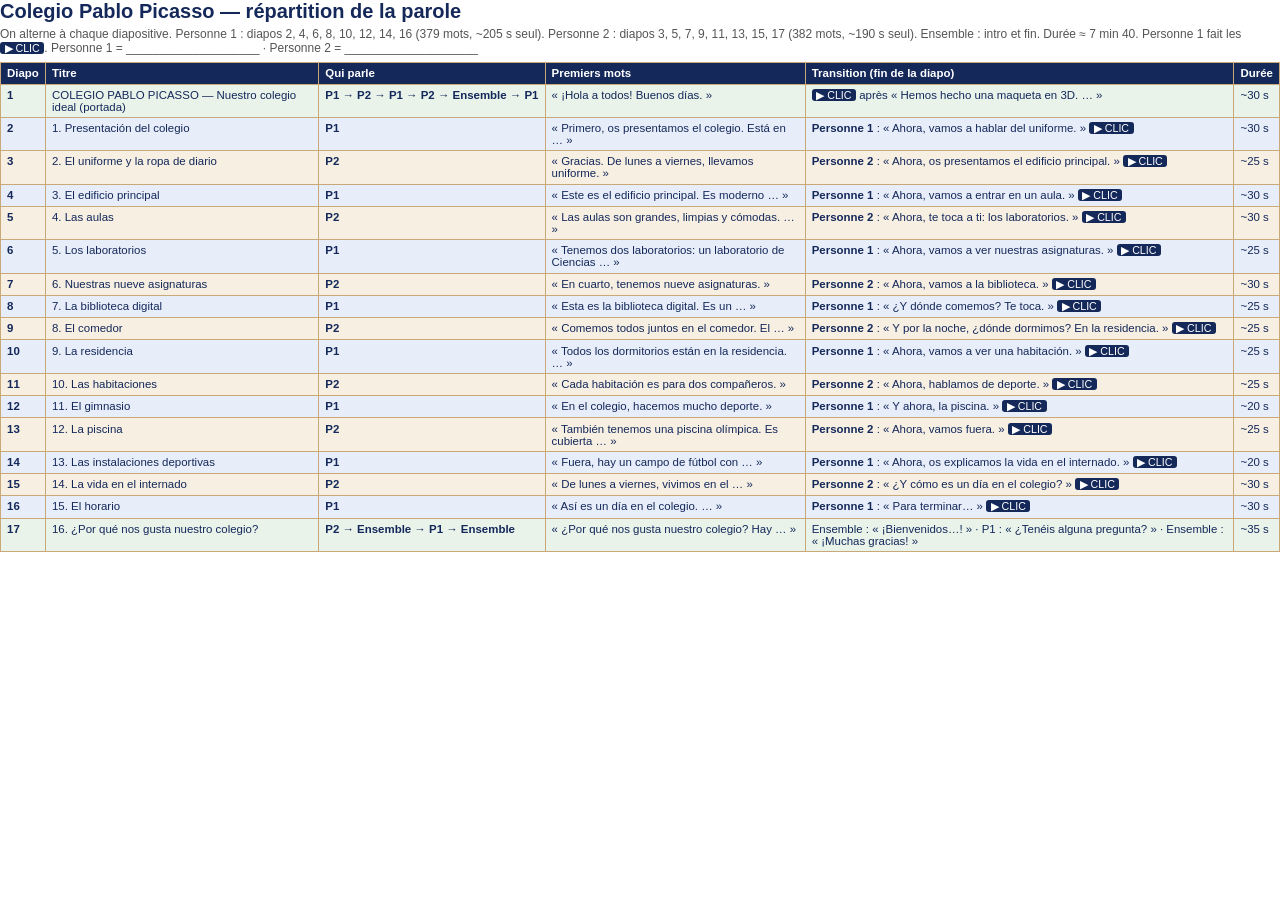
<file: presentacion/oral/REPARTITION_PAROLE.html>
<!doctype html><meta charset="utf-8"><title>Répartition de la parole</title><style>
@page{size:A4 landscape;margin:9mm}body{font-family:Arial,Helvetica,sans-serif;color:#14285a;margin:0}
h1{font-size:15pt;margin:0 0 1mm}p.n{font-size:9pt;color:#555;margin:0 0 2mm}
table{border-collapse:collapse;width:100%;font-size:8.6pt}th,td{border:1px solid #c9a978;padding:1.1mm 1.6mm;vertical-align:top}
th{background:#14285a;color:#fff;text-align:left}.p1{background:#e8eef9}.p2{background:#f6efe2}.j{background:#e9f3ea}
.q{font-weight:bold;white-space:nowrap}.c{background:#14285a;color:#fff;border-radius:3px;padding:0 1.2mm;font-size:8pt;white-space:nowrap}</style>
<h1>Colegio Pablo Picasso — répartition de la parole</h1>
<p class="n">On alterne à chaque diapositive. Personne 1 : diapos 2, 4, 6, 8, 10, 12, 14, 16 (379 mots, ~205 s seul). Personne 2 : diapos 3, 5, 7, 9, 11, 13, 15, 17 (382 mots, ~190 s seul). Ensemble : intro et fin. Durée ≈ 7 min 40. Personne 1 fait les <span class="c">▶ CLIC</span>. Personne 1 = ____________________ · Personne 2 = ____________________</p>
<table><tr><th>Diapo</th><th>Titre</th><th>Qui parle</th><th>Premiers mots</th><th>Transition (fin de la diapo)</th><th>Durée</th></tr>
<tr class="j"><td class="q">1</td><td>COLEGIO PABLO PICASSO — Nuestro colegio ideal (portada)</td><td class="q">P1 → P2 → P1 → P2 → Ensemble → P1</td><td>« ¡Hola a todos! Buenos días. »</td><td><span class="c">▶ CLIC</span> après « Hemos hecho una maqueta en 3D. … »</td><td>~30 s</td></tr>
<tr class="p1"><td class="q">2</td><td>1. Presentación del colegio</td><td class="q">P1</td><td>« Primero, os presentamos el colegio. Está en … »</td><td><b>Personne 1</b> : « Ahora, vamos a hablar del uniforme. » <span class="c">▶ CLIC</span></td><td>~30 s</td></tr>
<tr class="p2"><td class="q">3</td><td>2. El uniforme y la ropa de diario</td><td class="q">P2</td><td>« Gracias. De lunes a viernes, llevamos uniforme. »</td><td><b>Personne 2</b> : « Ahora, os presentamos el edificio principal. » <span class="c">▶ CLIC</span></td><td>~25 s</td></tr>
<tr class="p1"><td class="q">4</td><td>3. El edificio principal</td><td class="q">P1</td><td>« Este es el edificio principal. Es moderno … »</td><td><b>Personne 1</b> : « Ahora, vamos a entrar en un aula. » <span class="c">▶ CLIC</span></td><td>~30 s</td></tr>
<tr class="p2"><td class="q">5</td><td>4. Las aulas</td><td class="q">P2</td><td>« Las aulas son grandes, limpias y cómodas. … »</td><td><b>Personne 2</b> : « Ahora, te toca a ti: los laboratorios. » <span class="c">▶ CLIC</span></td><td>~30 s</td></tr>
<tr class="p1"><td class="q">6</td><td>5. Los laboratorios</td><td class="q">P1</td><td>« Tenemos dos laboratorios: un laboratorio de Ciencias … »</td><td><b>Personne 1</b> : « Ahora, vamos a ver nuestras asignaturas. » <span class="c">▶ CLIC</span></td><td>~25 s</td></tr>
<tr class="p2"><td class="q">7</td><td>6. Nuestras nueve asignaturas</td><td class="q">P2</td><td>« En cuarto, tenemos nueve asignaturas. »</td><td><b>Personne 2</b> : « Ahora, vamos a la biblioteca. » <span class="c">▶ CLIC</span></td><td>~30 s</td></tr>
<tr class="p1"><td class="q">8</td><td>7. La biblioteca digital</td><td class="q">P1</td><td>« Esta es la biblioteca digital. Es un … »</td><td><b>Personne 1</b> : « ¿Y dónde comemos? Te toca. » <span class="c">▶ CLIC</span></td><td>~25 s</td></tr>
<tr class="p2"><td class="q">9</td><td>8. El comedor</td><td class="q">P2</td><td>« Comemos todos juntos en el comedor. El … »</td><td><b>Personne 2</b> : « Y por la noche, ¿dónde dormimos? En la residencia. » <span class="c">▶ CLIC</span></td><td>~25 s</td></tr>
<tr class="p1"><td class="q">10</td><td>9. La residencia</td><td class="q">P1</td><td>« Todos los dormitorios están en la residencia. … »</td><td><b>Personne 1</b> : « Ahora, vamos a ver una habitación. » <span class="c">▶ CLIC</span></td><td>~25 s</td></tr>
<tr class="p2"><td class="q">11</td><td>10. Las habitaciones</td><td class="q">P2</td><td>« Cada habitación es para dos compañeros. »</td><td><b>Personne 2</b> : « Ahora, hablamos de deporte. » <span class="c">▶ CLIC</span></td><td>~25 s</td></tr>
<tr class="p1"><td class="q">12</td><td>11. El gimnasio</td><td class="q">P1</td><td>« En el colegio, hacemos mucho deporte. »</td><td><b>Personne 1</b> : « Y ahora, la piscina. » <span class="c">▶ CLIC</span></td><td>~20 s</td></tr>
<tr class="p2"><td class="q">13</td><td>12. La piscina</td><td class="q">P2</td><td>« También tenemos una piscina olímpica. Es cubierta … »</td><td><b>Personne 2</b> : « Ahora, vamos fuera. » <span class="c">▶ CLIC</span></td><td>~25 s</td></tr>
<tr class="p1"><td class="q">14</td><td>13. Las instalaciones deportivas</td><td class="q">P1</td><td>« Fuera, hay un campo de fútbol con … »</td><td><b>Personne 1</b> : « Ahora, os explicamos la vida en el internado. » <span class="c">▶ CLIC</span></td><td>~20 s</td></tr>
<tr class="p2"><td class="q">15</td><td>14. La vida en el internado</td><td class="q">P2</td><td>« De lunes a viernes, vivimos en el … »</td><td><b>Personne 2</b> : « ¿Y cómo es un día en el colegio? » <span class="c">▶ CLIC</span></td><td>~30 s</td></tr>
<tr class="p1"><td class="q">16</td><td>15. El horario</td><td class="q">P1</td><td>« Así es un día en el colegio. … »</td><td><b>Personne 1</b> : « Para terminar… » <span class="c">▶ CLIC</span></td><td>~30 s</td></tr>
<tr class="j"><td class="q">17</td><td>16. ¿Por qué nos gusta nuestro colegio?</td><td class="q">P2 → Ensemble → P1 → Ensemble</td><td>« ¿Por qué nos gusta nuestro colegio? Hay … »</td><td>Ensemble : « ¡Bienvenidos…! » · P1 : « ¿Tenéis alguna pregunta? » · Ensemble : « ¡Muchas gracias! »</td><td>~35 s</td></tr>
</table>
</file>
<file: css/estilos.css>
/* =========================================================
   COLEGIO PABLO PICASSO · Nuestro colegio ideal
   Identidad: azul marino, blanco y beige
   ========================================================= */
:root {
  --marino: #14285a;
  --marino-2: #0d1c42;
  --azul: #1f4e9a;
  --azul-2: #2a62b8;
  --beige: #efe6d6;
  --beige-2: #e4d6bd;
  --arena: #c9a978;
  --crema: #f8f4ec;
  --blanco: #ffffff;
  --texto: #1b2540;
  --gris: #5b6478;
  --borde: rgba(20, 40, 90, 0.12);
  --borde-fuerte: rgba(20, 40, 90, 0.22);
  --sombra: 0 18px 44px rgba(20, 40, 90, 0.14);
  --sombra-suave: 0 8px 24px rgba(20, 40, 90, 0.08);
  --radio: 18px;
  --titulo: 'Playfair Display', Georgia, 'Times New Roman', serif;
  --texto-f: 'Inter', 'Segoe UI', system-ui, sans-serif;
}

* { box-sizing: border-box; }
html { scroll-behavior: smooth; -webkit-text-size-adjust: 100%; }
html.explorando, html.explorando body { overflow: hidden; height: 100%; }
body { margin: 0; background: var(--crema); color: var(--texto); font-family: var(--texto-f); font-size: 16px; line-height: 1.6; -webkit-font-smoothing: antialiased; overflow-x: hidden; }
button { font: inherit; color: inherit; cursor: pointer; border: 0; background: none; }
button:disabled { opacity: .45; cursor: default; }
img, svg { display: block; max-width: 100%; }
a { color: inherit; }
:focus-visible { outline: 3px solid var(--arena); outline-offset: 3px; border-radius: 8px; }

/* ---------- Botones ---------- */
.btn { display: inline-flex; align-items: center; justify-content: center; gap: 9px; padding: 14px 24px; border-radius: 999px; font-weight: 600; font-size: 15.5px; transition: transform .2s, box-shadow .25s, background .25s, color .25s, border-color .25s; text-decoration: none; white-space: nowrap; }
.btn svg { width: 19px; height: 19px; flex-shrink: 0; }
.btn:hover:not(:disabled) { transform: translateY(-2px); }
.btn-primario { background: var(--marino); color: #fff; box-shadow: 0 10px 26px rgba(20,40,90,.28); }
.final .btn-primario { background: var(--arena); color: var(--marino); box-shadow: 0 10px 26px rgba(0,0,0,.25); }
.btn-primario:hover:not(:disabled) { box-shadow: 0 14px 32px rgba(20,40,90,.35); }
.btn-secundario { background: #fff; color: var(--marino); border: 1px solid var(--borde-fuerte); }
.btn-secundario:hover:not(:disabled) { border-color: var(--arena); }
.btn-texto { color: inherit; padding-left: 12px; padding-right: 12px; text-decoration: underline; text-underline-offset: 4px; text-decoration-color: var(--arena); }
.btn-peq { padding: 9px 16px; font-size: 14px; }
.btn-peq svg { width: 16px; height: 16px; }

/* ---------- Secciones ---------- */
.contenido { position: relative; background: var(--crema); }
.seccion { position: relative; padding: clamp(56px, 7vw, 100px) clamp(16px, 5vw, 70px); max-width: 1320px; margin: 0 auto; scroll-margin-top: 70px; }
.seccion-fondo { max-width: none; background: #fff; }
.seccion-fondo > * { max-width: 1180px; margin-left: auto; margin-right: auto; }
.cabecera { max-width: 780px; margin-bottom: 40px; }
.cabecera.centro { margin-left: auto; margin-right: auto; text-align: center; }
.etiqueta { display: inline-flex; align-items: center; gap: 10px; font-size: 12.5px; letter-spacing: .16em; color: var(--azul); text-transform: uppercase; font-weight: 700; }
.etiqueta::before { content: ''; width: 26px; height: 2px; background: var(--arena); }
.seccion h2 { font-family: var(--titulo); font-size: clamp(30px, 4vw, 50px); line-height: 1.1; margin: 12px 0 14px; font-weight: 700; color: var(--marino); }
.seccion h2 .grad { color: var(--azul); font-style: italic; }
.lead { font-size: clamp(16px, 1.35vw, 19px); color: var(--gris); margin: 0; }
.lead b { color: var(--marino); }
.centro { text-align: center; }
.sub-titulo { font-family: var(--titulo); font-size: clamp(22px, 2.2vw, 28px); color: var(--marino); margin: 56px 0 22px; display: flex; align-items: center; gap: 14px; }
.sub-titulo .linea { flex: 1; height: 1px; background: linear-gradient(90deg, var(--arena), transparent); }

.dos-col { display: grid; grid-template-columns: 1.05fr 1fr; gap: 34px; align-items: center; }
.dos-col.invertido > :first-child { order: 2; }
.foto { margin: 0; border-radius: 22px; overflow: hidden; box-shadow: var(--sombra); background: var(--beige); }
.foto img { width: 100%; height: 100%; object-fit: cover; aspect-ratio: 16 / 10; transition: transform 1.2s ease; }
.foto:hover img { transform: scale(1.035); }
.foto.alta img { aspect-ratio: 4 / 3.3; }
.foto.ancha { margin-top: 22px; }
.foto.ancha img { aspect-ratio: 21 / 8; }
.botones-fila { display: flex; flex-wrap: wrap; gap: 10px; margin-top: 22px; }

.puntos { list-style: none; margin: 0; padding: 0; display: grid; gap: 14px; }
.puntos li { display: flex; gap: 16px; align-items: flex-start; padding: 18px 20px; background: #fff; border-radius: 16px; border: 1px solid var(--borde); box-shadow: var(--sombra-suave); }
.seccion-fondo .puntos li { background: var(--crema); }
.puntos b { display: block; font-family: var(--titulo); font-size: 19px; color: var(--marino); margin-bottom: 2px; }
.puntos span { color: var(--gris); font-size: 15.5px; }
.punto-ico { flex-shrink: 0; width: 44px; height: 44px; border-radius: 12px; display: grid; place-items: center; background: var(--marino); color: var(--beige-2); }
.punto-ico svg { width: 22px; height: 22px; }

.tarjeta { position: relative; border-radius: var(--radio); padding: 22px; background: #fff; border: 1px solid var(--borde); box-shadow: var(--sombra-suave); transition: transform .3s, box-shadow .3s, border-color .3s; overflow: hidden; }
.seccion-fondo .tarjeta { background: var(--crema); }
.tarjeta:hover { transform: translateY(-4px); box-shadow: var(--sombra); border-color: var(--arena); }
.tarjeta h3 { font-family: var(--titulo); font-size: 19px; margin: 0 0 6px; line-height: 1.25; color: var(--marino); }
.tarjeta p { color: var(--gris); margin: 0; font-size: 15px; }
.icono-caja { width: 46px; height: 46px; border-radius: 13px; display: grid; place-items: center; margin-bottom: 14px; background: color-mix(in srgb, var(--c, var(--azul)) 12%, #fff); color: var(--c, var(--azul)); border: 1px solid color-mix(in srgb, var(--c, var(--azul)) 25%, transparent); }
.icono-caja svg { width: 23px; height: 23px; }
.ver3d { margin-top: 14px; display: inline-flex; align-items: center; gap: 7px; font-size: 14px; font-weight: 600; color: var(--marino); padding: 8px 14px 8px 12px; border-radius: 999px; background: var(--beige); border: 1px solid var(--beige-2); transition: background .2s, transform .2s; }
.ver3d:hover { background: var(--arena); transform: translateX(3px); }
.ver3d svg { width: 16px; height: 16px; }
.rejilla { display: grid; gap: 16px; }
.rejilla-4 { grid-template-columns: repeat(4, 1fr); }
.rejilla-3 { grid-template-columns: repeat(3, 1fr); }
.rejilla-2 { grid-template-columns: repeat(2, 1fr); }
.chip { display: inline-flex; align-items: center; padding: 5px 11px; border-radius: 999px; font-size: 12.5px; font-weight: 600; background: color-mix(in srgb, var(--c, var(--azul)) 12%, #fff); color: var(--c, var(--marino)); border: 1px solid color-mix(in srgb, var(--c, var(--azul)) 28%, transparent); }
.chips { display: flex; flex-wrap: wrap; gap: 7px; }

/* Plano */
.plano { position: relative; border-radius: 22px; overflow: hidden; border: 1px solid var(--borde); background: #fff; box-shadow: var(--sombra-suave); }
.plano svg { width: 100%; height: auto; }
.plano .zona { cursor: pointer; transition: opacity .2s, filter .2s; outline: none; }
.plano .zona:hover, .plano .zona:focus { filter: brightness(1.15) drop-shadow(0 0 4px rgba(201,169,120,.9)); }
.plano-leyenda { position: absolute; left: 12px; bottom: 10px; font-size: 12.5px; color: var(--marino); background: rgba(255,255,255,.9); padding: 5px 10px; border-radius: 10px; font-weight: 500; }

.aula-card { display: flex; flex-direction: column; }
.aula-card .franja { position: absolute; top: 0; left: 0; right: 0; height: 4px; background: var(--c); }
.aula-card p { flex: 1; }
.aula-card .planta { font-size: 11.5px; letter-spacing: .12em; text-transform: uppercase; color: var(--arena); font-weight: 700; margin-bottom: 4px; }

.vida { display: grid; grid-template-columns: repeat(7, minmax(220px, 1fr)); gap: 16px; overflow-x: auto; padding: 6px 4px 18px; scroll-snap-type: x mandatory; scrollbar-width: thin; scrollbar-color: var(--arena) transparent; }
.vida .tarjeta { padding: 0; scroll-snap-align: start; display: flex; flex-direction: column; }
.vida .ilus { aspect-ratio: 16 / 9; }
.vida .ilus svg { width: 100%; height: 100%; }
.vida .cuerpo { padding: 16px 18px 18px; display: flex; flex-direction: column; flex: 1; }
.vida .hora { font-family: var(--titulo); font-size: 24px; font-weight: 700; color: var(--azul); }
.vida .letras { font-size: 13px; color: var(--arena); font-weight: 700; text-transform: uppercase; letter-spacing: .08em; margin-bottom: 6px; }
.vida p { font-size: 15px; flex: 1; }

.frases-deporte { display: grid; grid-template-columns: repeat(4, 1fr); gap: 14px; margin-bottom: 30px; }
.frase-grande { padding: 22px; border-radius: 18px; font-family: var(--titulo); font-size: clamp(18px, 1.6vw, 22px); font-weight: 600; line-height: 1.3; color: #fff; background: linear-gradient(150deg, var(--marino), var(--azul)); box-shadow: var(--sombra-suave); }
.frase-grande span { display: block; font-family: var(--texto-f); font-size: 12px; letter-spacing: .2em; color: var(--beige-2); margin-bottom: 8px; font-weight: 700; }

.materia { padding: 0; display: flex; flex-direction: column; }
.materia .ilus { position: relative; aspect-ratio: 16 / 8; }
.materia .ilus svg { width: 100%; height: 100%; }
.num-materia { position: absolute; top: 12px; left: 12px; width: 34px; height: 34px; border-radius: 50%; display: grid; place-items: center; background: #fff; color: var(--marino); font-family: var(--titulo); font-weight: 700; box-shadow: 0 4px 12px rgba(0,0,0,.2); }
.materia .cuerpo { padding: 18px 20px 20px; display: flex; flex-direction: column; flex: 1; }
.materia .cuerpo p { flex: 1; }
.materia .cab { display: flex; align-items: center; gap: 12px; margin-bottom: 8px; }
.materia .cab .icono-caja { margin: 0; width: 40px; height: 40px; flex-shrink: 0; }
.materia h3 { margin: 0; }

.linea-tiempo { position: relative; display: grid; grid-template-columns: repeat(7, 1fr); gap: 8px; }
.linea-tiempo::before { content: ''; position: absolute; left: 5%; right: 5%; top: 37px; height: 3px; border-radius: 3px; background: linear-gradient(90deg, var(--arena), var(--azul), var(--marino)); opacity: .5; }
.paso { position: relative; display: flex; flex-direction: column; align-items: center; text-align: center; gap: 8px; padding: 0 2px 6px; }
.paso .punto { width: 76px; height: 76px; border-radius: 50%; display: grid; place-items: center; background: #fff; border: 2px solid var(--borde-fuerte); color: var(--marino); transition: all .3s; position: relative; z-index: 1; box-shadow: var(--sombra-suave); }
.paso .punto svg { width: 30px; height: 30px; }
.paso .h { font-family: var(--titulo); font-size: 20px; font-weight: 700; color: var(--marino); }
.paso .f { font-size: 13.5px; color: var(--gris); line-height: 1.35; }
.paso:hover .punto { border-color: var(--arena); }
.paso.activo .punto { background: var(--marino); color: var(--beige-2); border-color: var(--marino); transform: scale(1.08); box-shadow: 0 0 0 6px rgba(201,169,120,.35); }
.detalle-hora { margin-top: 34px; display: grid; grid-template-columns: 1.1fr 1fr; border-radius: 24px; overflow: hidden; border: 1px solid var(--borde); background: var(--crema); box-shadow: var(--sombra); animation: aparecer .35s ease; }
.detalle-hora .ilus { min-height: 260px; }
.detalle-hora .ilus svg { width: 100%; height: 100%; }
.detalle-hora .txt { padding: 32px; display: flex; flex-direction: column; justify-content: center; gap: 10px; }
.detalle-hora .grande { font-family: var(--titulo); font-size: 56px; line-height: 1; color: var(--marino); font-weight: 700; }
.detalle-hora .letras { color: var(--arena); font-size: 15px; font-weight: 600; }
.detalle-hora .oficial { font-family: var(--titulo); font-size: 28px; color: var(--marino); }
.detalle-hora .nav-hora { display: flex; gap: 10px; margin-top: 10px; flex-wrap: wrap; }
.nota-recreo { display: inline-flex; align-items: center; gap: 8px; padding: 6px 12px; border-radius: 999px; background: var(--beige); color: var(--marino); border: 1px solid var(--beige-2); font-size: 13px; font-weight: 600; width: fit-content; }

.dos-fotos { display: grid; grid-template-columns: 1fr 1fr; gap: 22px; margin-bottom: 34px; }
.foto-pie { margin: 0; background: #fff; border-radius: 22px; overflow: hidden; box-shadow: var(--sombra-suave); border: 1px solid var(--borde); }
.foto-pie .foto { border-radius: 0; box-shadow: none; }
.foto-pie .foto img { aspect-ratio: 1 / 1; }
.foto-pie figcaption { padding: 16px 20px 20px; color: var(--gris); font-size: 15px; background: var(--marino); color: rgba(255,255,255,.85); text-align: center; }
.foto-pie figcaption b { display: block; color: #fff; font-family: var(--titulo); font-size: 18px; margin-bottom: 2px; }
.uniforme-grid { display: grid; grid-template-columns: 1fr 1fr; gap: 28px; align-items: center; }
.visor { position: relative; height: 540px; border-radius: 24px; overflow: hidden; border: 1px solid var(--borde); background: radial-gradient(ellipse at 50% 30%, #ffffff 0%, var(--beige) 70%, var(--beige-2) 100%); box-shadow: var(--sombra-suave); }
.visor canvas { touch-action: none; }
.visor-foto img { width: 100%; height: 100%; object-fit: cover; display: block; }
.visor-ctrl { position: absolute; left: 50%; bottom: 14px; transform: translateX(-50%); display: flex; gap: 6px; padding: 5px; border-radius: 999px; background: rgba(255,255,255,.92); border: 1px solid var(--borde); box-shadow: var(--sombra-suave); }
.visor-ctrl button { padding: 8px 14px; border-radius: 999px; font-size: 14px; font-weight: 600; color: var(--marino); white-space: nowrap; }
.visor-ctrl button.activo { background: var(--marino); color: #fff; }
@media (max-width: 600px) { .visor-ctrl { width: calc(100% - 20px); flex-wrap: wrap; justify-content: center; gap: 4px; border-radius: 18px; } .visor-ctrl button { padding: 7px 11px; font-size: 13px; } }
.visor-ayuda { position: absolute; top: 12px; left: 0; right: 0; text-align: center; font-size: 12.5px; color: var(--gris); pointer-events: none; }
.piezas { display: grid; gap: 12px; }
.pieza { display: flex; gap: 16px; align-items: center; padding: 16px 18px; }
.pieza .muestra { width: 46px; height: 46px; border-radius: 14px; flex-shrink: 0; border: 2px solid var(--borde-fuerte); background: var(--c); }
.muestra-logo { width: 54px; height: 54px; object-fit: contain; flex-shrink: 0; }
.pieza h3 { font-size: 17px; margin: 0 0 2px; }
.pieza p { font-size: 14.5px; }

.ideal-grid { display: grid; grid-template-columns: .85fr 1.15fr; gap: 26px; align-items: start; }
.ideal-grid .foto { position: sticky; top: 90px; }
.razones { display: grid; grid-template-columns: repeat(2, 1fr); gap: 14px; }
.razon { padding: 18px 20px; }
.razon .expresion { display: inline-block; font-size: 12px; letter-spacing: .1em; text-transform: uppercase; font-weight: 700; padding: 4px 10px; border-radius: 8px; margin-bottom: 8px; background: var(--marino); color: var(--beige-2); }
.razon p { font-family: var(--titulo); font-size: 18px; color: var(--marino); line-height: 1.35; }
.razon mark { background: linear-gradient(transparent 60%, rgba(201,169,120,.55) 60%); color: var(--marino); font-weight: 700; }
.final { margin-top: 46px; text-align: center; padding: 44px 24px; border-radius: 28px; color: #fff; background: radial-gradient(ellipse at 50% 0%, #2a4b8f, var(--marino) 70%); box-shadow: var(--sombra); }
.final img { width: 96px; height: 96px; object-fit: contain; margin: 0 auto 10px; }
.final h3 { font-family: var(--titulo); font-size: clamp(24px, 3vw, 36px); margin: 0 0 8px; }
.final p { color: rgba(255,255,255,.85); margin: 0 auto 24px; max-width: 560px; }
.botones-final { display: flex; flex-wrap: wrap; gap: 12px; justify-content: center; }
.final .btn-secundario { background: rgba(255,255,255,.12); color: #fff; border-color: rgba(255,255,255,.5); }

/* ---------- Nuestra presentación ---------- */
.presentacion { max-width: 1100px; margin: 0 auto; }
.diapo-marco { position: relative; aspect-ratio: 16 / 9; border-radius: 18px; overflow: hidden; background: #f5f3ee; box-shadow: var(--sombra); border: 1px solid var(--borde); touch-action: pan-y; user-select: none; }
.diapo { position: absolute; inset: 0; width: 100%; height: 100%; object-fit: contain; transition: opacity .45s ease, transform .45s ease; }
.diapo.antes { opacity: 0; transform: translateX(-4%); }
.diapo.despues { opacity: 0; transform: translateX(4%); }
.diapo.activa { opacity: 1; transform: none; }
.diapo-flecha { position: absolute; top: 50%; transform: translateY(-50%); width: 48px; height: 48px; border-radius: 50%; display: grid; place-items: center; background: rgba(20,40,90,.82); color: #fff; box-shadow: 0 6px 16px rgba(0,0,0,.25); transition: background .2s, opacity .2s; }
.diapo-flecha:hover:not(:disabled) { background: var(--marino); }
.diapo-flecha:disabled { opacity: 0; }
.diapo-flecha svg { width: 24px; height: 24px; }
.diapo-flecha.izq { left: 12px; } .diapo-flecha.der { right: 12px; }
.diapo-barra { display: flex; flex-wrap: wrap; align-items: center; gap: 10px; margin-top: 14px; }
.diapo-num { font-family: var(--titulo); font-size: 20px; color: var(--marino); min-width: 70px; text-align: center; }
.diapo-num b { font-size: 26px; }
.diapo-espacio { flex: 1; }
.diapo-texto { margin-top: 12px; padding: 18px 22px; border-radius: 16px; background: #fff; border: 1px solid var(--borde); }
.diapo-texto p { margin: 4px 0; color: var(--gris); }
.diapo-texto p.tit { font-family: var(--titulo); font-size: 20px; color: var(--marino); }
.diapo-miniaturas { display: grid; grid-template-columns: repeat(12, 1fr); gap: 8px; margin-top: 14px; }
.diapo-miniaturas button { position: relative; border-radius: 8px; overflow: hidden; border: 2px solid transparent; opacity: .65; transition: opacity .2s, border-color .2s; }
.diapo-miniaturas button.activa { border-color: var(--arena); opacity: 1; }
.diapo-miniaturas button:hover { opacity: 1; }
.diapo-miniaturas img { width: 100%; aspect-ratio: 16 / 9; object-fit: cover; }
.diapo-miniaturas span { position: absolute; right: 3px; bottom: 2px; font-size: 11px; font-weight: 700; color: #fff; background: rgba(20,40,90,.8); border-radius: 5px; padding: 0 4px; }
.presentacion:fullscreen, .presentacion.pseudo-completa { background: var(--marino-2); padding: 2vh 2vw; display: flex; flex-direction: column; justify-content: center; max-width: none; }
.presentacion.pseudo-completa { position: fixed; inset: 0; z-index: 90; }
.presentacion:fullscreen .diapo-marco, .presentacion.pseudo-completa .diapo-marco { width: min(96vw, calc((100vh - 120px) * 16 / 9)); margin: 0 auto; border: 0; }
.presentacion:fullscreen .diapo-miniaturas, .presentacion.pseudo-completa .diapo-miniaturas, .presentacion:fullscreen .diapo-texto, .presentacion.pseudo-completa .diapo-texto { display: none; }
.presentacion:fullscreen .diapo-barra, .presentacion.pseudo-completa .diapo-barra { width: min(96vw, calc((100vh - 120px) * 16 / 9)); margin: 12px auto 0; }
.presentacion:fullscreen .diapo-num, .presentacion.pseudo-completa .diapo-num { color: #fff; }
.presentacion:fullscreen .btn-texto, .presentacion.pseudo-completa .btn-texto { display: none; }

.pie { position: relative; z-index: 3; padding: 30px clamp(16px, 5vw, 70px); display: flex; flex-wrap: wrap; align-items: center; justify-content: space-between; gap: 16px; color: rgba(255,255,255,.8); font-size: 14px; background: var(--marino); }
.pie .marca { color: #fff; }
.subir { display: inline-flex; align-items: center; gap: 8px; padding: 10px 16px; border-radius: 999px; border: 1px solid rgba(255,255,255,.35); color: #fff; }
.subir:hover { border-color: var(--arena); }
.subir svg { width: 16px; height: 16px; }

.revelar { opacity: 0; transform: translateY(24px); transition: opacity .8s ease, transform .8s ease; }
.revelar.visible { opacity: 1; transform: none; }

/* =========================================================
   EXPLORADOR 3D
   ========================================================= */
.exp { position: absolute; inset: 0; z-index: 3; pointer-events: none; color: var(--marino); }
.exp > * { pointer-events: auto; }
.exp > .capa-etiquetas { pointer-events: none; }
.panel { background: rgba(255,255,255,.9); border: 1px solid var(--borde); backdrop-filter: blur(14px) saturate(1.2); -webkit-backdrop-filter: blur(14px) saturate(1.2); box-shadow: 0 10px 30px rgba(20,40,90,.16); }
.exp-sup { position: absolute; top: 12px; left: 12px; right: 12px; display: flex; align-items: flex-start; gap: 10px; pointer-events: none; }
.exp-sup > * { pointer-events: auto; }
.exp-inicio { display: flex; align-items: center; gap: 10px; padding: 7px 14px 7px 8px; border-radius: 16px; flex-shrink: 0; }
.exp-inicio .volver { display: inline-flex; align-items: center; gap: 6px; padding: 8px 12px; border-radius: 10px; background: var(--marino); color: #fff; font-weight: 600; font-size: 14px; }
.exp-inicio .volver svg { width: 18px; height: 18px; }
.exp-inicio .marca b { font-size: 14px; }
.exp-inicio .marca small { font-size: 11.5px; opacity: .75; }
.vistas { display: flex; gap: 4px; padding: 5px; border-radius: 16px; margin: 0 auto; }
.vistas button, .toggles button { display: inline-flex; align-items: center; gap: 8px; padding: 10px 14px; border-radius: 12px; font-size: 14px; font-weight: 600; color: var(--marino); white-space: nowrap; transition: background .2s, color .2s; }
.vistas button svg, .toggles button svg { width: 18px; height: 18px; flex-shrink: 0; }
.vistas button:hover, .toggles button:hover { background: var(--beige); }
.vistas button.activo { background: var(--marino); color: #fff; }
.toggles { display: flex; gap: 4px; padding: 5px; border-radius: 16px; flex-shrink: 0; }
.toggles button.on { background: var(--beige-2); }
.insignia-planta { position: absolute; top: 78px; left: 50%; transform: translateX(-50%); padding: 7px 16px; border-radius: 999px; display: flex; align-items: center; gap: 10px; font-size: 13px; white-space: nowrap; pointer-events: none; animation: aparecer .3s ease; }
.insignia-planta b { letter-spacing: .12em; font-size: 12px; color: var(--azul); }
.insignia-planta i { width: 8px; height: 8px; border-radius: 50%; background: var(--arena); }
.lugares { position: absolute; top: 78px; left: 12px; bottom: 12px; width: 300px; border-radius: 20px; display: flex; flex-direction: column; overflow: hidden; animation: aparecer .3s ease; }
.lugares-cab { display: flex; align-items: center; justify-content: space-between; padding: 14px 14px 8px; }
.lugares-cab h3 { margin: 0; font-family: var(--titulo); font-size: 19px; }
.lugares-lista { overflow-y: auto; padding: 0 10px 14px; scrollbar-width: thin; }
.grupo-lugares h4 { margin: 12px 8px 6px; font-size: 11px; letter-spacing: .14em; text-transform: uppercase; color: var(--arena); font-weight: 700; }
.lugar { width: 100%; display: flex; align-items: center; gap: 10px; padding: 8px 10px; border-radius: 10px; font-size: 14px; text-align: left; }
.lugar i { width: 9px; height: 9px; border-radius: 3px; background: var(--c); flex-shrink: 0; }
.lugar:hover { background: var(--beige); }
.lugar.activo { background: var(--marino); color: #fff; }
.habs { display: grid; grid-template-columns: repeat(6, 1fr); gap: 5px; padding: 2px 6px 6px; }
.habs button { padding: 7px 0; border-radius: 8px; font-size: 12.5px; font-weight: 700; background: var(--beige); }
.habs button:hover, .habs button.activo { background: var(--marino); color: #fff; }
.cerrar { width: 36px; height: 36px; border-radius: 10px; display: grid; place-items: center; flex-shrink: 0; }
.cerrar:hover { background: var(--beige); }
.cerrar svg { width: 18px; height: 18px; }
.info { position: absolute; right: 12px; top: 78px; width: min(390px, calc(100% - 24px)); border-radius: 22px; padding: 18px 20px 16px; animation: subir .35s ease; max-height: calc(100% - 92px); overflow-y: auto; }
.info-cab { display: flex; align-items: center; justify-content: space-between; gap: 10px; }
.info h3 { font-family: var(--titulo); font-size: 25px; margin: 8px 0 6px; line-height: 1.15; }
.info p { margin: 0; color: var(--texto); font-size: 15.5px; }
.info .hay { margin-top: 12px; }
.info .hay b { display: block; font-size: 11.5px; letter-spacing: .12em; text-transform: uppercase; color: var(--arena); margin-bottom: 7px; }
.info-acciones { display: flex; flex-wrap: wrap; gap: 8px; margin-top: 16px; }
.info-acciones .btn { flex: 1 1 auto; }
.info-nav { display: flex; gap: 8px; margin-top: 10px; }
.info-nav button { flex: 1; display: inline-flex; align-items: center; justify-content: center; gap: 6px; padding: 9px; border-radius: 12px; font-size: 13.5px; font-weight: 600; background: var(--crema); border: 1px solid var(--borde); }
.info-nav button:hover { border-color: var(--arena); }
.info-nav svg { width: 16px; height: 16px; }
.progreso-guia { height: 3px; border-radius: 3px; background: var(--beige); margin-top: 12px; overflow: hidden; }
.progreso-guia span { display: block; height: 100%; background: var(--arena); animation: llenar linear forwards; }
@keyframes llenar { from { width: 0; } to { width: 100%; } }
.ayuda { position: absolute; left: 12px; bottom: 12px; border-radius: 16px; padding: 10px 12px; display: flex; align-items: center; gap: 12px; font-size: 13px; max-width: calc(100vw - 24px); }
.ayuda .gestos { display: flex; gap: 14px; flex-wrap: wrap; }
.ayuda .gestos span { display: inline-flex; align-items: center; gap: 6px; white-space: nowrap; }
.ayuda kbd { font-family: var(--texto-f); font-size: 11.5px; padding: 2px 7px; border-radius: 6px; background: var(--beige); border: 1px solid var(--beige-2); }
.guia-barra { position: absolute; left: 50%; bottom: 12px; transform: translateX(-50%); border-radius: 999px; padding: 6px; display: flex; gap: 6px; align-items: center; }
.guia-barra span { padding: 0 10px; font-size: 13px; white-space: nowrap; font-weight: 600; }

/* Etiquetas sobre la maqueta (sin superposición) */
.capa-etiquetas { position: absolute; inset: 0; pointer-events: none; overflow: hidden; z-index: 1; }
.capa-etiquetas .etq3d { position: absolute; left: 0; top: 0; opacity: 0; transition: opacity .25s; will-change: transform; }
.etq3d { display: inline-flex; align-items: center; gap: 6px; white-space: nowrap; padding: 6px 12px 6px 9px; border-radius: 999px; font-size: 12.5px; font-weight: 700; color: #fff; background: rgba(20,40,90,.9); border: 1px solid rgba(255,255,255,.4); box-shadow: 0 4px 14px rgba(20,40,90,.3); user-select: none; }
.etq3d i { width: 8px; height: 8px; border-radius: 50%; background: var(--arena); }
@media (max-width: 600px) { .etq3d { padding: 3px 8px 3px 6px; font-size: 10.5px; gap: 4px; } .etq3d i { width: 6px; height: 6px; } }
.etq3d:hover, .etq3d.hover { background: var(--arena); color: var(--marino); }
.etq-planta { padding: 10px 16px; border-radius: 14px; font-size: 13px; letter-spacing: .1em; font-weight: 700; color: #fff; white-space: nowrap; background: var(--marino); box-shadow: 0 8px 22px rgba(20,40,90,.35); }
.etq-planta.violeta { background: var(--azul); }
.etq-planta small { display: block; letter-spacing: 0; font-size: 12px; opacity: .9; font-weight: 500; }

/* ---------- Tableta / teléfono ---------- */
@media (max-width: 1100px) {
  .rejilla-4 { grid-template-columns: repeat(3, 1fr); }
  .dos-col, .uniforme-grid, .ideal-grid { grid-template-columns: 1fr; }
  .dos-col.invertido > :first-child { order: 0; }
  .ideal-grid .foto { position: static; }
  .frases-deporte { grid-template-columns: repeat(2, 1fr); }
  .vistas button span, .toggles button span { display: none; }
  .vistas button, .toggles button { padding: 10px 12px; }
  .diapo-miniaturas { grid-template-columns: repeat(6, 1fr); }
}
@media (max-width: 860px) {
  .rejilla-4, .rejilla-3 { grid-template-columns: repeat(2, 1fr); }
  .linea-tiempo { grid-template-columns: 1fr; gap: 0; }
  .linea-tiempo::before { left: 41px; right: auto; top: 20px; bottom: 20px; width: 3px; height: auto; }
  .paso { flex-direction: row; text-align: left; gap: 16px; padding: 8px 0; }
  .paso .punto { width: 64px; height: 64px; flex-shrink: 0; }
  .paso .h { min-width: 64px; }
  .detalle-hora { grid-template-columns: 1fr; }
  .detalle-hora .ilus { min-height: 200px; }
  .exp-inicio .marca div { display: none; }
  .exp-sup { flex-wrap: wrap; }
  .vistas { order: 3; width: 100%; margin: 0; justify-content: space-between; }
  .vistas button { flex: 1 1 0; min-width: 0; justify-content: center; }
  .insignia-planta { top: 124px; }
  .lugares { top: 124px; width: min(320px, calc(100vw - 24px)); }
  .info { left: 12px; right: 12px; width: auto; top: auto; bottom: 12px; max-height: 55%; }
  .ayuda { display: none; }
  .visor { height: 440px; }
  .dos-fotos { grid-template-columns: 1fr 1fr; gap: 12px; }
  .diapo-espacio { display: none; }
  .diapo-barra { justify-content: center; }
}
@media (max-width: 560px) {
  .vistas { display: grid; grid-template-columns: repeat(4, 1fr); }
  .vistas button { min-width: 0; padding: 10px 6px; }
  .toggles button { padding: 9px 9px; }
  .insignia-planta { white-space: normal; text-align: center; max-width: calc(100vw - 24px); font-size: 12px; padding: 6px 12px; }
  .insignia-planta i { display: none; }
  .rejilla-4, .rejilla-3, .rejilla-2, .frases-deporte, .razones, .dos-fotos { grid-template-columns: 1fr; }
  .info h3 { font-size: 21px; }
  .marca b { font-size: 13px; }
  .marca small { display: none; }
  .hamburguesa span { display: none; }
  .diapo-miniaturas { grid-template-columns: repeat(4, 1fr); }
  .diapo-flecha { width: 38px; height: 38px; }
  .foto.ancha img { aspect-ratio: 4 / 3; }
}
@media (max-width: 480px) {
  .hamburguesa { margin-left: 4px; padding: 0 11px; }
}
@media (prefers-reduced-motion: reduce) {
  *, *::before, *::after { animation-duration: .01ms !important; transition-duration: .01ms !important; }
  html { scroll-behavior: auto; }
}
</file>
<file: css/sitio.css>
/* =========================================================
   NUEVA ORGANIZACIÓN: cabecera, presentación (principal), campus 3D,
   panel del tiempo, ficha de las personas, asistente y secciones nuevas
   ========================================================= */
.saltar { position: absolute; left: -999px; top: 8px; z-index: 200; background: var(--marino); color: #fff; padding: 8px 14px; border-radius: 10px; }
.saltar:focus { left: 8px; }
.cab { position: sticky; top: 0; z-index: 60; display: flex; align-items: center; gap: 14px; padding: 8px clamp(12px, 3vw, 32px); background: rgba(255,255,255,.95); color: var(--marino); box-shadow: 0 4px 20px rgba(20,40,90,.08); backdrop-filter: blur(12px); -webkit-backdrop-filter: blur(12px); }
html.explorando .cab { visibility: hidden; }
.marca { display: flex; align-items: center; gap: 12px; text-decoration: none; flex-shrink: 0; color: inherit; }
.marca .logo-img { width: 44px; height: 44px; object-fit: contain; filter: drop-shadow(0 3px 8px rgba(0,0,0,.18)); }
.marca b { font-family: var(--titulo); font-weight: 700; letter-spacing: .04em; font-size: 16px; display: block; line-height: 1.15; }
.marca small { display: block; font-size: 12px; opacity: .8; }
.cab .marca { color: var(--marino); }
.cab-links { display: flex; gap: 2px; margin-left: auto; }
.cab-links a { font-size: 13.5px; font-weight: 600; text-decoration: none; padding: 8px 11px; border-radius: 999px; white-space: nowrap; }
.cab-links a:hover { background: var(--beige); }
.hamburguesa { display: none; height: 40px; padding: 0 12px; border-radius: 12px; background: var(--beige); border: 1px solid var(--borde); align-items: center; gap: 8px; font-weight: 600; font-size: 14px; }
.hamburguesa svg { width: 20px; height: 20px; }
.menu-movil { position: fixed; top: 62px; right: 12px; left: 12px; z-index: 65; max-width: 560px; margin-left: auto; background: #fff; border: 1px solid var(--borde); border-radius: 18px; padding: 8px; box-shadow: var(--sombra); display: grid; grid-template-columns: 1fr 1fr; gap: 2px; animation: aparecer .2s ease; }
.menu-movil[hidden] { display: none; }
.menu-movil a { padding: 11px 14px; border-radius: 12px; font-size: 15px; font-weight: 500; text-decoration: none; color: var(--marino); }
.menu-movil a:hover { background: var(--beige); }
@keyframes aparecer { from { opacity: 0; transform: translateY(-8px); } }
@keyframes subir { from { opacity: 0; transform: translateY(22px); } }

.diag-pill { display: inline-flex; align-items: center; gap: 8px; padding: 7px 12px; border-radius: 999px; font-size: 12.5px; font-weight: 700; background: var(--crema); border: 1px solid var(--borde); white-space: nowrap; flex-shrink: 0; }
.diag-pill i { width: 9px; height: 9px; border-radius: 50%; background: var(--arena); }
.diag-pill.ok i { background: #2f9e5a; }
.diag-pill.medio i { background: #d9a441; }
.diag-pill.no i { background: #c0392b; }
.diag-panel { position: fixed; top: 62px; right: 12px; z-index: 70; width: min(400px, calc(100vw - 24px)); max-height: calc(100vh - 80px); overflow: auto; background: #fff; color: var(--marino); border: 1px solid var(--borde); border-radius: 18px; padding: 14px 16px; box-shadow: var(--sombra); }
.diag-panel[hidden] { display: none; }
.diag-cab { display: flex; justify-content: space-between; align-items: center; font-family: var(--titulo); font-size: 18px; }
.diag-cab .cerrar { font-size: 16px; }
.diag-panel ul { list-style: none; margin: 10px 0; padding: 0; display: grid; gap: 6px; }
.diag-panel li { display: flex; gap: 10px; align-items: flex-start; padding: 8px 10px; border-radius: 12px; background: var(--crema); }
.diag-panel li > b { width: 22px; height: 22px; border-radius: 50%; display: grid; place-items: center; font-size: 12px; color: #fff; background: #2f9e5a; flex-shrink: 0; }
.diag-panel li.medio > b { background: #d9a441; }
.diag-panel li.false > b { background: #c0392b; }
.diag-panel li strong { display: block; font-size: 14px; }
.diag-panel li small { color: var(--gris); font-size: 12.5px; }
.diag-panel p { font-size: 13.5px; color: var(--gris); margin: 6px 0 10px; }
.diag-calidad b { display: block; font-size: 13px; margin-bottom: 6px; }
.diag-botones { display: flex; gap: 6px; }
.diag-botones button { flex: 1; padding: 8px; border-radius: 10px; font-weight: 700; font-size: 13px; background: var(--crema); border: 1px solid var(--borde); }
.diag-botones button.activo { background: var(--marino); color: #fff; }
.diag-calidad small { display: block; margin-top: 6px; color: var(--gris); font-size: 12.5px; }

/* ---------- La presentación (lo primero de la página) ---------- */
.ppt-sec { padding: 22px clamp(12px, 3vw, 40px) 40px; background: linear-gradient(180deg, #fff 0%, var(--crema) 100%); scroll-margin-top: 60px; }
.ppt-cab { max-width: 1240px; margin: 0 auto 14px; display: flex; align-items: center; gap: 16px; }
.ppt-logo { width: clamp(64px, 7vw, 96px); height: auto; aspect-ratio: 1; flex-shrink: 0; }
.ppt-titulos { display: flex; flex-direction: column; gap: 4px; min-width: 0; }
.ppt-cab h1 { font-family: var(--titulo); font-size: clamp(24px, 3.2vw, 40px); line-height: 1.1; margin: 0; color: var(--marino); }
.ppt-cab h1 span { color: var(--azul); font-style: italic; }
.ppt-cab .lema { margin: 0; color: var(--arena); font-weight: 700; letter-spacing: .08em; font-size: clamp(14px, 1.5vw, 18px); }
.ppt-sec .presentacion { max-width: min(1240px, calc((100vh - 250px) * 16 / 9)); min-width: min(100%, 640px); }
.ppt-sigue { display: flex; flex-wrap: wrap; justify-content: center; gap: 10px; margin-top: 22px; }
.ppt-sin-js img { max-width: 900px; width: 100%; margin: 10px auto; border-radius: 12px; }
.presentacion .diapo { width: 100%; height: 100%; }

/* ---------- El campus 3D ---------- */
.campus-sec { padding: clamp(40px, 5vw, 70px) clamp(10px, 2.5vw, 34px); background: var(--marino-2); color: #fff; scroll-margin-top: 56px; }
.campus-cab { max-width: 1500px; margin: 0 auto 18px; }
.campus-cab .etiqueta { color: var(--beige-2); }
.campus-cab h2 { font-family: var(--titulo); font-size: clamp(28px, 3.6vw, 46px); margin: 8px 0 8px; }
.campus-cab h2 .grad { color: var(--beige-2); font-style: italic; }
.campus-cab .lead { color: rgba(255,255,255,.82); max-width: 820px; }
.campus3d { position: relative; max-width: 1500px; margin: 0 auto; height: min(calc(100vh - 88px), 900px); min-height: 460px; border-radius: 22px; overflow: hidden; background: #cfe0f2; box-shadow: 0 30px 60px rgba(0,0,0,.35); }
html.explorando .campus3d { position: fixed; inset: 0; z-index: 80; height: auto; min-height: 0; max-width: none; margin: 0; border-radius: 0; }
.campus-raiz, .campus-vivo, .lienzo3d { position: absolute; inset: 0; }
.lienzo3d canvas { display: block; }
.campus-espera { position: absolute; inset: 0; z-index: 4; display: grid; place-items: center; transition: opacity .8s ease, visibility .8s; }
.campus-espera.oculto { opacity: 0; visibility: hidden; pointer-events: none; }
.campus-espera img { position: absolute; inset: 0; width: 100%; height: 100%; object-fit: cover; }
.campus-espera-caja { position: relative; text-align: center; padding: 16px 22px; border-radius: 16px; background: rgba(13,28,66,.82); color: #fff; max-width: 440px; margin: 16px; }
.campus-espera-caja p { margin: 6px 0 0; font-size: 14px; color: var(--beige); }
.carg-barra { width: 240px; max-width: 100%; height: 4px; margin: 4px auto 8px; border-radius: 4px; background: rgba(255,255,255,.18); overflow: hidden; }
.carg-barra span { display: block; height: 100%; width: 3%; background: var(--arena); border-radius: 4px; transition: width .7s ease; }
.campus-espera .carg-error { color: #fff; font-weight: 500; }
.campus-espera .carg-reintentar { margin-top: 12px; background: var(--arena); color: var(--marino); box-shadow: 0 8px 20px rgba(0,0,0,.25); }
.aviso-js { padding: 20px; text-align: center; }

/* explorador dentro de la página */
.exp.embebido .exp-sup { justify-content: flex-start; }
/* los paneles siempre por encima de las etiquetas de los edificios */
.exp > .panel, .exp > .exp-sup, .exp > .reloj, .exp > .info, .exp > .lugares { z-index: 3; }
.exp-abrir { pointer-events: auto; box-shadow: 0 8px 22px rgba(0,0,0,.25); }
.aviso-3d { position: absolute; left: 50%; top: 70px; transform: translateX(-50%); padding: 10px 16px; border-radius: 14px; font-size: 14px; font-weight: 600; max-width: min(560px, calc(100% - 24px)); text-align: center; animation: aparecer .3s ease; z-index: 4; }
.exp.embebido .aviso-3d { top: 64px; }

/* el panel del tiempo */
.reloj { position: absolute; left: 12px; bottom: 12px; width: min(420px, calc(100% - 24px)); border-radius: 18px; padding: 10px 12px; color: var(--marino); max-height: calc(100% - 90px); overflow-y: auto; }
.reloj-cab { display: flex; align-items: center; gap: 10px; }
.reloj-ico { width: 38px; height: 38px; border-radius: 12px; display: grid; place-items: center; background: var(--marino); color: var(--beige-2); flex-shrink: 0; }
.reloj-ico svg { width: 21px; height: 21px; }
.reloj-hora { flex: 1; line-height: 1.1; }
.reloj-hora b { font-family: var(--titulo); font-size: 26px; display: block; }
.reloj-hora small { font-size: 12.5px; color: var(--gris); }
.reloj-pausa { width: 38px; height: 38px; border-radius: 12px; display: grid; place-items: center; background: var(--beige); }
.reloj-pausa.on { background: var(--arena); }
.reloj-pausa svg { width: 18px; height: 18px; }
.reloj-mas { padding: 8px 11px; border-radius: 10px; font-size: 13px; font-weight: 700; background: var(--crema); border: 1px solid var(--borde); white-space: nowrap; }
.reloj-ritmos { display: flex; gap: 4px; margin-top: 8px; flex-wrap: wrap; }
.reloj-ritmos button { flex: 1 1 auto; padding: 6px 8px; border-radius: 9px; font-size: 12.5px; font-weight: 600; background: var(--crema); border: 1px solid var(--borde); white-space: nowrap; }
.reloj-ritmos button.activo { background: var(--marino); color: #fff; border-color: var(--marino); }
.reloj-ir { display: flex; flex-wrap: wrap; gap: 4px; align-items: center; margin-top: 8px; font-size: 12.5px; font-weight: 600; }
.reloj-ir button { padding: 5px 8px; border-radius: 8px; background: var(--beige); font-weight: 700; display: inline-flex; align-items: center; gap: 4px; }
.reloj-ir button.noche { background: var(--marino); color: #fff; }
.reloj-desc { margin: 8px 0 4px; font-size: 13.5px; color: var(--gris); }
.que-pasa .grupos { list-style: none; margin: 6px 0; padding: 0; display: grid; gap: 4px; }
.que-pasa .grupos li { display: flex; gap: 8px; font-size: 13.5px; padding: 5px 8px; border-radius: 9px; background: var(--crema); }
.que-pasa .grupos b { min-width: 34px; }
.que-pasa .grupos small { color: var(--gris); }
.que-pasa .perma { font-weight: 700; color: #8a3f4f; }
.que-pasa .ausencia { font-size: 13px; margin: 6px 0; display: flex; gap: 6px; align-items: flex-start; }
.que-pasa .ausencia svg { flex-shrink: 0; margin-top: 2px; color: #c0392b; }
.que-pasa .cuentas { display: flex; flex-wrap: wrap; gap: 4px 12px; font-size: 12.5px; color: var(--gris); }
.que-pasa .fila-botones { display: flex; flex-wrap: wrap; gap: 6px; margin-top: 8px; }
.que-pasa .fila-botones .btn { padding: 7px 12px; font-size: 13px; }


/* el asistente */
.chat-fondo { position: fixed; inset: 0; z-index: 120; background: rgba(13,28,66,.45); display: grid; place-items: center; padding: 12px; animation: aparecer .2s ease; }
.chat { width: min(560px, 100%); max-height: min(720px, calc(100vh - 24px)); display: flex; flex-direction: column; border-radius: 22px; padding: 14px; color: var(--marino); background: rgba(255,255,255,.98); }
.chat-cab { display: flex; align-items: center; gap: 10px; }
.chat-cab > div { flex: 1; line-height: 1.2; }
.chat-cab b { font-family: var(--titulo); font-size: 19px; display: block; }
.chat-cab small { color: var(--gris); font-size: 12.5px; }
.chat-avatar { width: 40px; height: 40px; border-radius: 12px; display: grid; place-items: center; background: var(--marino); color: var(--beige-2); }
.chat-avatar svg { width: 21px; height: 21px; }
.chat-modo { margin: 10px 0 4px; font-size: 13px; padding: 8px 10px; border-radius: 10px; background: #e8f4ec; color: #22603b; }
.chat-modo.demo { background: #fdf3df; color: #7a5310; }
.chat-ahora { margin: 4px 0 8px; font-size: 12.5px; color: var(--gris); display: flex; gap: 6px; align-items: center; }
.chat-lista { flex: 1; min-height: 180px; overflow-y: auto; display: flex; flex-direction: column; gap: 8px; padding: 6px 2px; }
.chat-vacio p { font-size: 14px; color: var(--gris); margin: 0 0 10px; }
.chat-vacio .chip { cursor: pointer; border: 1px solid var(--borde); }
.burbuja { max-width: 86%; padding: 9px 13px; border-radius: 16px; font-size: 14.5px; line-height: 1.45; white-space: pre-wrap; }
.burbuja.alumno { align-self: flex-end; background: var(--marino); color: #fff; border-bottom-right-radius: 5px; }
.burbuja.asistente { align-self: flex-start; background: var(--crema); border: 1px solid var(--borde); border-bottom-left-radius: 5px; }
.burbuja.error { background: #fbe9e7; color: #8a2b1f; }
.burbuja small { display: block; margin-top: 4px; font-size: 11.5px; color: var(--gris); }
.escribiendo { display: flex; gap: 4px; }
.escribiendo i { width: 7px; height: 7px; border-radius: 50%; background: var(--gris); animation: punto 1s infinite; }
.escribiendo i:nth-child(2) { animation-delay: .2s; }
.escribiendo i:nth-child(3) { animation-delay: .4s; }
@keyframes punto { 50% { opacity: .3; transform: translateY(-3px); } }
.chat-form { display: flex; gap: 8px; margin-top: 8px; }
.chat-form input { flex: 1; min-width: 0; padding: 11px 14px; border-radius: 999px; border: 1px solid var(--borde-fuerte); font: inherit; font-size: 15px; }

/* secciones nuevas */
.dia-linea { display: grid; grid-template-columns: repeat(7, minmax(0, 1fr)); gap: 10px; }
.dia-paso { padding: 16px 14px; border-radius: 16px; background: #fff; border: 1px solid var(--borde); box-shadow: var(--sombra-suave); display: flex; flex-direction: column; }
.dia-ico { width: 40px; height: 40px; border-radius: 12px; display: grid; place-items: center; background: var(--marino); color: var(--beige-2); margin-bottom: 8px; }
.dia-ico svg { width: 21px; height: 21px; }
.dia-h { font-family: var(--titulo); font-size: 24px; color: var(--marino); }
.dia-t { font-size: 12px; font-weight: 700; letter-spacing: .08em; text-transform: uppercase; color: var(--arena); }
.dia-paso p { font-size: 14px; color: var(--gris); flex: 1; margin: 8px 0 0; }
.tarjeta.destacada { background: linear-gradient(150deg, var(--marino), var(--azul)); color: #fff; border: 0; }
.tarjeta.destacada h3 { color: #fff; }
.tarjeta.destacada p { color: rgba(255,255,255,.85); }
.estado-ia { max-width: 860px; padding: 12px 16px; border-radius: 14px; background: #fdf3df; color: #7a5310; font-size: 14.5px; margin: 0 0 18px; }
.estado-ia.ok { background: #e8f4ec; color: #22603b; }
.pestanas { display: inline-flex; gap: 4px; padding: 4px; border-radius: 14px; background: var(--crema); border: 1px solid var(--borde); margin-bottom: 14px; }
.pestanas button { padding: 8px 16px; border-radius: 10px; font-weight: 700; }
.pestanas button.activo { background: var(--marino); color: #fff; }
.alumnos-rejilla { display: grid; grid-template-columns: repeat(auto-fill, minmax(210px, 1fr)); gap: 10px; }
.alumno-tarjeta { display: flex; align-items: center; gap: 12px; padding: 12px 14px; border-radius: 14px; background: var(--crema); border: 1px solid var(--borde); text-align: left; transition: border-color .2s, transform .2s; }
.alumno-tarjeta:hover { border-color: var(--arena); transform: translateY(-2px); }
.alumno-tarjeta > span:nth-child(2) { flex: 1; line-height: 1.25; }
.alumno-tarjeta b { display: block; color: var(--marino); }
.alumno-tarjeta small { color: var(--gris); font-size: 12.5px; }
.alumno-tarjeta svg { width: 20px; height: 20px; color: var(--azul); }
.alumno-ini { width: 38px; height: 38px; border-radius: 50%; display: grid; place-items: center; color: #fff; font-weight: 700; flex-shrink: 0; }
.pie { padding: 30px clamp(16px, 5vw, 70px); display: flex; flex-wrap: wrap; align-items: center; justify-content: space-between; gap: 16px; color: rgba(255,255,255,.8); font-size: 14px; background: var(--marino-2); }
.pie .marca { color: #fff; }
.pie .marca b { display: block; font-family: var(--titulo); }
.subir { text-decoration: none; }

@media (max-width: 1280px) {
  .cab-links { display: none; }
  .hamburguesa { display: inline-flex; margin-left: auto; }
  .dia-linea { grid-template-columns: repeat(4, minmax(0, 1fr)); }
}
@media (max-width: 860px) {
  .dia-linea { grid-template-columns: repeat(2, minmax(0, 1fr)); }
  .campus3d { height: 76vh; min-height: 420px; border-radius: 16px; }
  .reloj { max-height: 46%; }
  .ppt-sec .presentacion { max-width: 100%; min-width: 0; }
}
@media (max-width: 560px) {
  .cab { gap: 8px; }
  .cab .marca div { display: none; }
  .diag-pill span { display: none; }
  .diag-pill { padding: 9px; }
  .hamburguesa span { display: none; }
  .dia-linea { grid-template-columns: 1fr; }
  .reloj-hora b { font-size: 22px; }
  .reloj-ritmos button { font-size: 12px; padding: 6px 6px; }
  .exp-abrir { font-size: 13px; padding: 8px 12px; }
  .ppt-sigue .btn { width: 100%; }
}

/* edificios en 3D dentro de las diapositivas (visor3d.html?embed=1 en la zona 3D del PowerPoint) */
.diapo-marco { container-type: inline-size; }
.diapo-3d { position: absolute; z-index: 1; border: 0; border-radius: 1.8cqw; background: transparent; }
.diapo-flecha { z-index: 2; }
.diapo-3d-boton { position: absolute; z-index: 1; border: 0; border-radius: 1.8cqw; background: transparent; cursor: pointer; display: grid; place-items: end center; padding-bottom: 2.4cqw; }
.diapo-3d-boton span { background: var(--marino); color: #fff; font: 600 clamp(11px, 1.35cqw, 15px) var(--texto-f); padding: .7em 1.2em; border-radius: 999px; box-shadow: var(--sombra); }
.diapo-3d-boton:hover span, .diapo-3d-boton:focus-visible span { background: var(--azul); }
.diapo-enlace { position: absolute; z-index: 1; border-radius: 999px; color: transparent; font-size: 1px; overflow: hidden; }
.diapo-enlace:hover, .diapo-enlace:focus-visible { box-shadow: 0 0 0 2px var(--arena); }
/* elegir una hora y pasar al día siguiente */
.reloj-elegir { display: flex; flex-wrap: wrap; gap: 6px; align-items: center; margin-top: 8px; font-size: 12.5px; font-weight: 600; }
.reloj-elegir input { font: inherit; padding: 4px 6px; border: 1px solid var(--borde-fuerte); border-radius: 8px; background: #fff; color: var(--marino); }
.reloj-elegir button { padding: 5px 9px; border-radius: 8px; background: var(--beige); font-weight: 700; }
.reloj-elegir .sig-dia { background: var(--marino); color: #fff; }

/* =========================================================
   Barra de la maqueta 3D: unos 20 % más pequeña y SIEMPRE dentro de la pantalla
   (antes, en un portátil, «Ocultar personas», «Visita guiada» y «Lugares» quedaban fuera).
   Solo cambia la interfaz: la cámara y los edificios no se tocan.
   ========================================================= */
.exp-sup { top: 10px; left: 10px; right: 10px; gap: 8px; flex-wrap: wrap; align-items: center; }
.exp-inicio { gap: 8px; padding: 5px 11px 5px 6px; border-radius: 13px; }
.exp-inicio .volver { gap: 5px; padding: 6px 10px; border-radius: 8px; font-size: 12.5px; }
.exp-inicio .volver svg { width: 15px; height: 15px; }
.exp-inicio .marca { gap: 8px; }
.exp-inicio .marca b { font-size: 12.5px; }
.exp-inicio .marca small { font-size: 10.5px; }
.vistas, .toggles { gap: 3px; padding: 4px; border-radius: 13px; }
.vistas button, .toggles button { gap: 6px; padding: 7px 11px; border-radius: 10px; font-size: 12.5px; }
.vistas button svg, .toggles button svg { width: 15px; height: 15px; }
.insignia-planta { top: calc(var(--barra, 56px) + 8px); }
.lugares { top: calc(var(--barra, 56px) + 8px); }
/* portátil: los interruptores (techos, personas, visita, lugares) solo con su icono; el nombre sigue en la burbuja */
@media (max-width: 1480px) {
  .toggles button span { display: none; }
  .toggles button { padding: 7px 9px; }
}
/* tableta horizontal: las vistas conservan su nombre, más compactas */
@media (max-width: 1180px) {
  .vistas button span { display: inline; }
  .vistas button { padding: 7px 8px; gap: 5px; font-size: 12px; }
  .exp-inicio .marca div { display: none; }
}
/* pantalla más estrecha: las vistas solo con icono (el nombre sigue en la burbuja) */
@media (max-width: 1000px) {
  .vistas button span { display: none; }
  .vistas button { padding: 7px 10px; }
}
@media (max-width: 860px) {
  .insignia-planta, .lugares { top: calc(var(--barra, 110px) + 8px); }
}
/* teléfono: las 6 vistas en UNA sola fila (antes 2 filas) */
@media (max-width: 560px) {
  .vistas { grid-template-columns: repeat(6, 1fr); }
  .vistas button { padding: 7px 2px; }
  .toggles button { padding: 7px 8px; }
  .exp-inicio { padding: 4px 9px 4px 5px; }
}
</file>
<file: css/visor3d.css>
/* =========================================================
   VISOR 3D DE LOS EDIFICIOS · azul marino, blanco y beige
   ========================================================= */
body.visor { margin: 0; min-height: 100vh; background: var(--crema); color: var(--texto); font-family: var(--texto-f); }
.v-cab { position: sticky; top: 0; z-index: 5; display: flex; align-items: center; justify-content: space-between; gap: 12px;
  padding: 10px 20px; background: var(--marino); color: #fff; }
.v-marca { display: flex; align-items: center; gap: 12px; color: #fff; text-decoration: none; min-width: 0; }
.v-marca img { border-radius: 50%; background: #fff; flex-shrink: 0; }
.v-marca b { display: block; font-family: var(--titulo); font-size: 18px; letter-spacing: .02em; }
.v-marca small { display: block; color: var(--beige); font-size: 13px; }
.v-volver { flex-shrink: 0; }

.v-main { display: grid; grid-template-columns: minmax(0, 1fr) 340px; gap: 20px; padding: 20px; height: calc(100vh - 64px); box-sizing: border-box; }
.v-escena { position: relative; border-radius: 22px; overflow: hidden; min-height: 320px;
  background: radial-gradient(120% 90% at 50% 38%, #ffffff 0%, #f6f1e7 55%, #e9dfcb 100%);
  border: 1px solid var(--borde); box-shadow: var(--sombra-suave); }
.v-escena canvas { position: absolute; inset: 0; width: 100%; height: 100%; display: block; touch-action: none; cursor: default; outline: none; }
body.sobre-edificio .v-escena canvas { cursor: grab; }
.v-escena canvas:active { cursor: grabbing; }
.v-escena canvas:focus-visible { box-shadow: inset 0 0 0 3px var(--arena); }
.v-escena.pseudo-completa { position: fixed; inset: 0; z-index: 50; border-radius: 0; }
.v-escena:fullscreen { border-radius: 0; }

.v-carga { position: absolute; inset: 0; display: grid; place-content: center; gap: 10px; text-align: center; pointer-events: none; z-index: 2; }
.v-carga[hidden] { display: none; }
.v-barra { width: 220px; height: 5px; margin: 0 auto; border-radius: 5px; background: rgba(20,40,90,.12); overflow: hidden; }
.v-barra span { display: block; height: 100%; width: 4%; background: var(--marino); border-radius: 5px; transition: width .3s ease; }
.v-carga p { margin: 0; font-weight: 500; color: var(--marino); }
.v-carga.error .v-barra { display: none; }
.v-carga.error p { background: rgba(255,255,255,.92); padding: 10px 16px; border-radius: 12px; }
.v-imagen { position: absolute; inset: 0; width: 100%; height: 100%; object-fit: contain; z-index: 1; }
.v-imagen[hidden], .v-escena [hidden] { display: none !important; }

.v-vistas { position: absolute; left: 50%; bottom: 14px; transform: translateX(-50%); z-index: 3; display: flex; gap: 4px; padding: 4px;
  background: rgba(255,255,255,.92); border: 1px solid var(--borde); border-radius: 999px; box-shadow: var(--sombra-suave); max-width: calc(100% - 24px); overflow-x: auto; }
.v-vistas button { border: 0; background: transparent; color: var(--marino); font: 600 13px var(--texto-f); padding: 8px 12px; border-radius: 999px; cursor: pointer; white-space: nowrap; }
.v-vistas button:hover { background: var(--beige); }
.v-vistas button:focus-visible { outline: 2px solid var(--arena); }
.v-ayuda { position: absolute; top: 12px; left: 50%; transform: translateX(-50%); z-index: 3; margin: 0; padding: 6px 12px; font-size: 12.5px; color: var(--gris);
  background: rgba(255,255,255,.85); border-radius: 999px; white-space: nowrap; max-width: calc(100% - 24px); overflow: hidden; text-overflow: ellipsis; pointer-events: none; }
.es-raton .v-tactil, .es-tactil .v-raton { display: none; }
.sin-webgl .v-vistas, .sin-webgl .v-ayuda { display: none; }

.v-info { display: flex; flex-direction: column; gap: 12px; overflow-y: auto; min-height: 0; }
.v-etiqueta { margin: 0; font-size: 12px; font-weight: 700; letter-spacing: .12em; text-transform: uppercase; color: var(--azul); }
.v-info h1 { margin: 0; font-family: var(--titulo); font-size: 30px; line-height: 1.15; color: var(--marino); }
.v-desc { margin: 0; font-size: 16px; line-height: 1.55; color: var(--texto); }
.v-nav { display: flex; gap: 8px; }
.v-nav .btn:disabled { opacity: .45; cursor: default; transform: none; }
.v-lista { display: flex; flex-wrap: wrap; gap: 6px; padding-top: 6px; border-top: 1px solid var(--borde); }
.v-lista button { border: 1px solid var(--borde-fuerte); background: #fff; color: var(--marino); font: 500 13px var(--texto-f); padding: 7px 12px; border-radius: 999px; cursor: pointer; }
.v-lista button[aria-current="true"] { background: var(--marino); color: #fff; border-color: var(--marino); }
.v-nota { margin: auto 0 0; font-size: 12.5px; color: var(--gris); }

@media (max-width: 860px) {
  .v-main { grid-template-columns: 1fr; height: auto; padding: 12px; gap: 14px; }
  .v-escena { height: 62vh; min-height: 300px; }
  .v-info h1 { font-size: 24px; }
  .v-cab { padding: 8px 12px; }
  .v-marca b { font-size: 16px; }
  .v-volver { padding: 8px 12px; font-size: 13px; }
}
@media (max-width: 420px) { .v-marca small { display: none; } }

/* Dentro de una diapositiva (iframe): solo la escena */
body.embebido { background: transparent; min-height: 0; }
body.embebido .v-cab, body.embebido .v-info { display: none; }
body.embebido .v-main { display: block; padding: 0; height: 100vh; }
body.embebido .v-escena { height: 100%; border-radius: 0; border: 0; box-shadow: none; }
body.embebido .v-vistas { bottom: 8px; }
body.embebido .v-vistas button { padding: 6px 10px; font-size: 12px; }
body.embebido .v-ayuda { top: 8px; font-size: 11.5px; }
html.embebido, body.embebido { background: transparent !important; }
body.embebido .v-escena { background: transparent; }
body.embebido.cargado .v-escena { background: linear-gradient(180deg, #ffffff 0%, #ece2cf 100%); }
body.embebido .v-carga p { background: rgba(255,255,255,.92); padding: 6px 12px; border-radius: 999px; font-size: 13px; }
.v-abrir { display: none; }

body.embebido .v-abrir:hover { background: var(--azul); }
body.embebido .v-ayuda { left: 10px; transform: none; max-width: calc(100% - 150px); }
@media (max-width: 460px) {
  body.embebido .v-ayuda { display: none; }
  body.embebido .v-vistas { bottom: 4px; padding: 2px; }
  body.embebido .v-vistas button { padding: 4px 7px; font-size: 10.5px; }
}

/* vistas: discretas, con nombres cortos cuando falta sitio */
.v-vistas { opacity: .86; transition: opacity .2s; }
.v-vistas:hover, .v-vistas:focus-within { opacity: 1; }
.v-vistas .corto { display: none; }
@media (max-width: 720px) { .v-vistas .largo { display: none; } .v-vistas .corto { display: inline; } }
/* pista al pasar el ratón por encima del edificio (desaparece después del primer giro) */
.v-pista { position: absolute; z-index: 3; margin: 0; padding: 6px 11px; border-radius: 999px; background: var(--marino); color: #fff;
  font: 600 12.5px var(--texto-f); pointer-events: none; opacity: 0; transform: translateY(4px); transition: opacity .2s, transform .2s; white-space: nowrap; }
body.es-raton.sobre-edificio:not(.girado) .v-pista { opacity: .95; transform: none; }
/* enlaces: «Ver en el campus 3D» y «Abrir en grande» solo dentro de una diapositiva */
.v-enlaces { display: none; }
body.embebido .v-enlaces { display: flex; gap: 6px; position: absolute; top: 8px; right: 8px; z-index: 4; }
body.embebido .v-enlaces a { position: static; display: block; padding: 5px 10px; border-radius: 999px; font: 600 12px var(--texto-f); text-decoration: none; box-shadow: var(--sombra-suave); }
body.embebido .v-abrir { background: var(--marino); color: #fff; }
body.embebido .v-campus { background: #fff; color: var(--marino); border: 1px solid var(--borde-fuerte); }
.v-campus-btn { align-self: flex-start; }
body.embebido .v-ayuda { max-width: calc(100% - 330px); }
@media (max-width: 460px) { body.embebido .v-enlaces { top: 4px; right: 4px; gap: 4px; } body.embebido .v-enlaces a { padding: 3px 7px; font-size: 10.5px; } }

/* Exterior / Interior */
.v-modo { position: absolute; top: 44px; left: 12px; z-index: 4; display: flex; padding: 3px; gap: 2px; background: rgba(255,255,255,.94); border: 1px solid var(--borde); border-radius: 999px; box-shadow: var(--sombra-suave); }
.v-modo[hidden] { display: none !important; }
.v-modo button { border: 0; background: transparent; color: var(--marino); font: 600 12.5px var(--texto-f); padding: 6px 12px; border-radius: 999px; cursor: pointer; }
.v-modo button[aria-pressed="true"] { background: var(--marino); color: #fff; }
body.embebido .v-modo { top: 40px; left: 8px; }
@media (max-width: 460px) { .v-modo { top: 6px; } .v-modo button { padding: 4px 8px; font-size: 11px; } body.embebido .v-modo { top: 30px; } }
</file>
